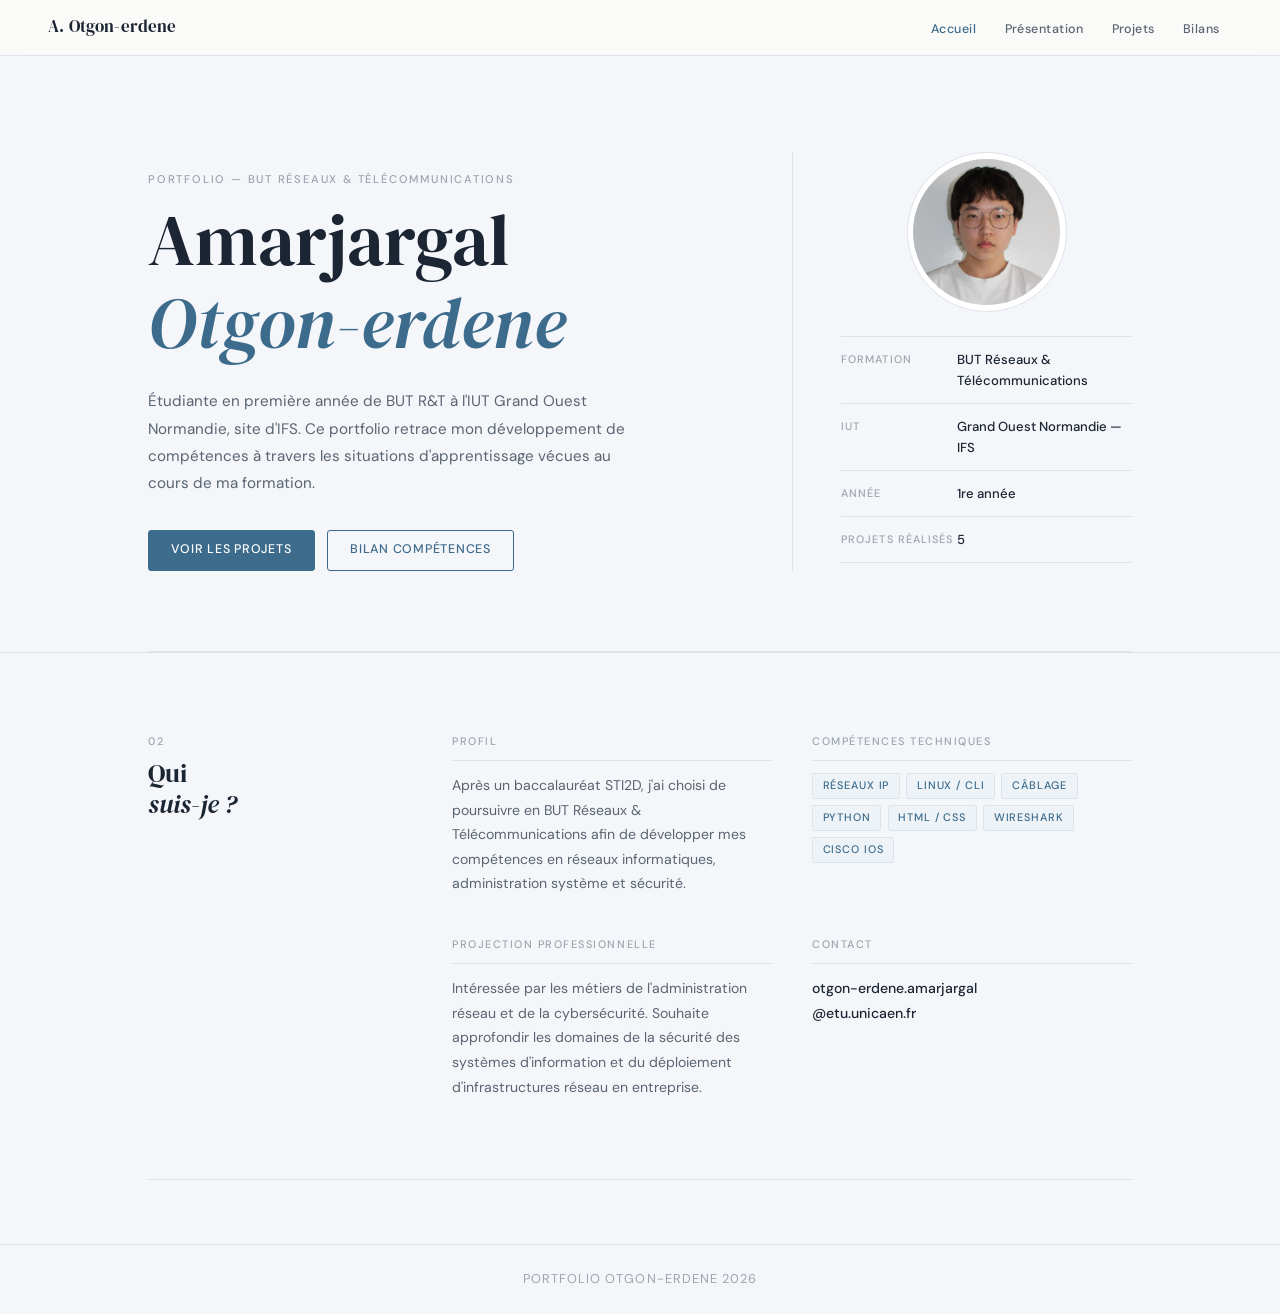
<file: index.html>
<!DOCTYPE html>
<html lang="fr">
<head>
<meta charset="UTF-8">
<meta name="viewport" content="width=device-width, initial-scale=1.0">
<title>Amarjargal Otgon-erdene — Portfolio BUT R&T</title>
<link rel="stylesheet" href="style.css">
</head>
<body class="pt">

<nav>
  <a class="nav-logo" href="index.html">A. Otgon-erdene</a>
  <ul class="nav-links">
    <li><a href="index.html" class="active">Accueil</a></li>
    <li><a href="index.html#presentation">Présentation</a></li>
    <li><a href="saes.html">Projets</a></li>
    <li><a href="Bilan.html">Bilans</a></li>
  </ul>
</nav>

<!-- ══ HERO ══ -->
<div class="wrap">
  <section class="hero-section">
    <div>
      <em-label>Portfolio — BUT Réseaux &amp; Télécommunications</em-label>
      <h1>Amarjargal<br><span class="hero-italic">Otgon-erdene</span></h1>
      <p class="hero-desc">
        Étudiante en première année de BUT R&T à l'IUT Grand Ouest Normandie, site d'IFS.
        Ce portfolio retrace mon développement de compétences à travers les situations
        d'apprentissage vécues au cours de ma formation.
      </p>
      <div class="hero-actions">
        <a href="saes.html" class="btn btn-dark">Voir les projets</a>
        <a href="Bilan.html" class="btn btn-outline">Bilan compétences</a>
      </div>
    </div>
    <div class="hero-right">
      <div class="profile-frame">
        <img src="img/Pdp.jpeg" alt="Photo de profil">
      </div>
      <table class="info-table">
        <tr><td>Formation</td><td>BUT Réseaux &amp; Télécommunications</td></tr>
        <tr><td>IUT</td><td>Grand Ouest Normandie — IFS</td></tr>
        <tr><td>Année</td><td>1re année</td></tr>
        <tr><td>Projets réalisés</td><td>5</td></tr>
      </table>
    </div>
  </section>
</div>

<hr class="rule">

<!-- ══ PRÉSENTATION ══ -->
<div class="wrap" id="presentation">
  <section class="pres-section">
    <div class="pres-sidebar">
      <span class="num">02</span>
      <h2>Qui<br><em>suis-je ?</em></h2>
    </div>
    <div class="pres-content">

      <div class="pres-block">
        <h4>Profil</h4>
        <p>
          Après un baccalauréat STI2D, j'ai choisi de poursuivre en BUT Réseaux
          &amp; Télécommunications afin de développer mes compétences en réseaux
          informatiques, administration système et sécurité.
        </p>
      </div>

      <div class="pres-block">
        <h4>Compétences techniques</h4>
        <div class="tags skill-tags">
          <span class="tag">Réseaux IP</span>
          <span class="tag">Linux / CLI</span>
          <span class="tag">Câblage</span>
          <span class="tag">Python</span>
          <span class="tag">HTML / CSS</span>
          <span class="tag">Wireshark</span>
          <span class="tag">Cisco IOS</span>
        </div>
      </div>

      <div class="pres-block">
        <h4>Projection professionnelle</h4>
        <p>
          Intéressée par les métiers de l'administration réseau et de la cybersécurité.
          Souhaite approfondir les domaines de la sécurité des systèmes d'information
          et du déploiement d'infrastructures réseau en entreprise.
        </p>
      </div>

      <div class="pres-block">
        <h4>Contact</h4>
        <a href="mailto:otgon-erdene.amarjargal@etu.unicaen.fr">otgon-erdene.amarjargal<br>@etu.unicaen.fr</a>
      </div>

    </div>
  </section>
</div>

<footer class="site-footer">
  Portfolio Otgon-erdene 2026
</footer>

</body>
</html>
</file>
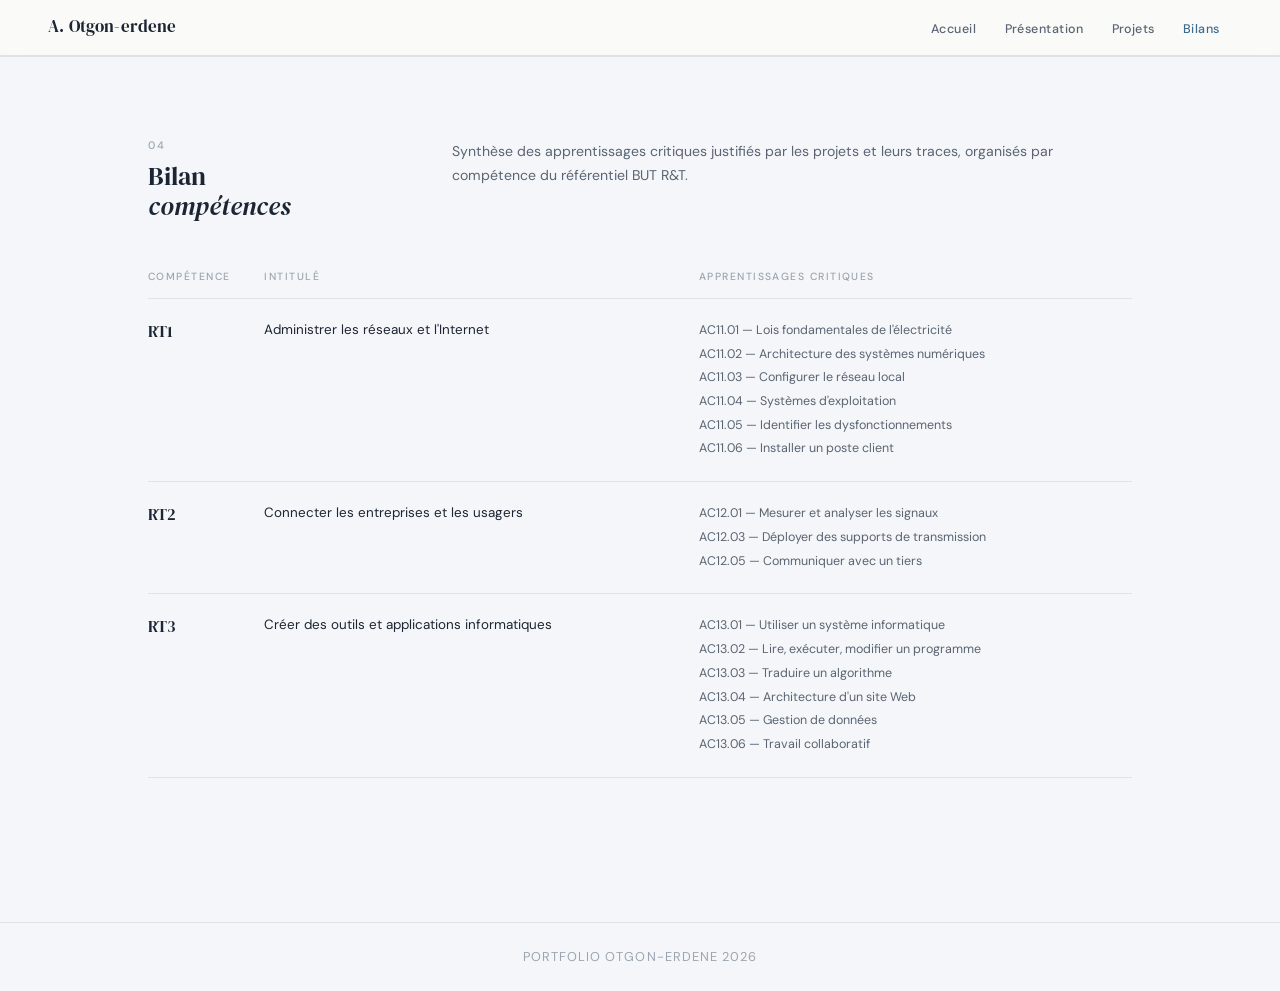
<file: Bilan.html>
<!DOCTYPE html>
<html lang="fr">
<head>
<meta charset="UTF-8">
<meta name="viewport" content="width=device-width, initial-scale=1.0">
<title>Bilan compétences — Portfolio BUT R&T</title>
<link rel="stylesheet" href="style.css">
</head>
<body class="pt">

<nav>
  <a class="nav-logo" href="index.html">A. Otgon-erdene</a>
  <ul class="nav-links">
    <li><a href="index.html">Accueil</a></li>
    <li><a href="index.html#presentation">Présentation</a></li>
    <li><a href="saes.html">Projets</a></li>
    <li><a href="Bilan.html" class="active">Bilans</a></li>
  </ul>
</nav>

<hr class="rule">

<!-- ══ BILAN ══ -->
<div class="wrap" id="bilan">
  <section class="bilan-section">

    <div class="section-head">
      <div>
        <span class="num">04</span>
        <h2>Bilan<br><em>compétences</em></h2>
      </div>
      <p>
        Synthèse des apprentissages critiques justifiés par les projets et leurs traces,
        organisés par compétence du référentiel BUT R&T.
      </p>
    </div>

    <table class="comp-table">
      <thead>
        <tr>
          <th>Compétence</th>
          <th>Intitulé</th>
          <th>Apprentissages critiques</th>
        </tr>
      </thead>
      <tbody>
        <tr>
          <td>RT1</td>
          <td class="comp-title">Administrer les réseaux et l'Internet</td>
          <td class="comp-ac">
            <span>AC11.01 — Lois fondamentales de l'électricité</span>
            <span>AC11.02 — Architecture des systèmes numériques</span>
            <span>AC11.03 — Configurer le réseau local</span>
            <span>AC11.04 — Systèmes d'exploitation</span>
            <span>AC11.05 — Identifier les dysfonctionnements</span>
            <span>AC11.06 — Installer un poste client</span>
          </td>
        </tr>
        <tr>
          <td>RT2</td>
          <td class="comp-title">Connecter les entreprises et les usagers</td>
          <td class="comp-ac">
            <span>AC12.01 — Mesurer et analyser les signaux</span>
            <span>AC12.03 — Déployer des supports de transmission</span>
            <span>AC12.05 — Communiquer avec un tiers</span>
          </td>
        </tr>
        <tr>
          <td>RT3</td>
          <td class="comp-title">Créer des outils et applications informatiques</td>
          <td class="comp-ac">
            <span>AC13.01 — Utiliser un système informatique</span>
            <span>AC13.02 — Lire, exécuter, modifier un programme</span>
            <span>AC13.03 — Traduire un algorithme</span>
            <span>AC13.04 — Architecture d'un site Web</span>
            <span>AC13.05 — Gestion de données</span>
            <span>AC13.06 — Travail collaboratif</span>
          </td>
        </tr>
      </tbody>
    </table>

  </section>
</div>

<footer class="site-footer">
  Portfolio Otgon-erdene 2026
</footer>

</body>
</html>
</file>
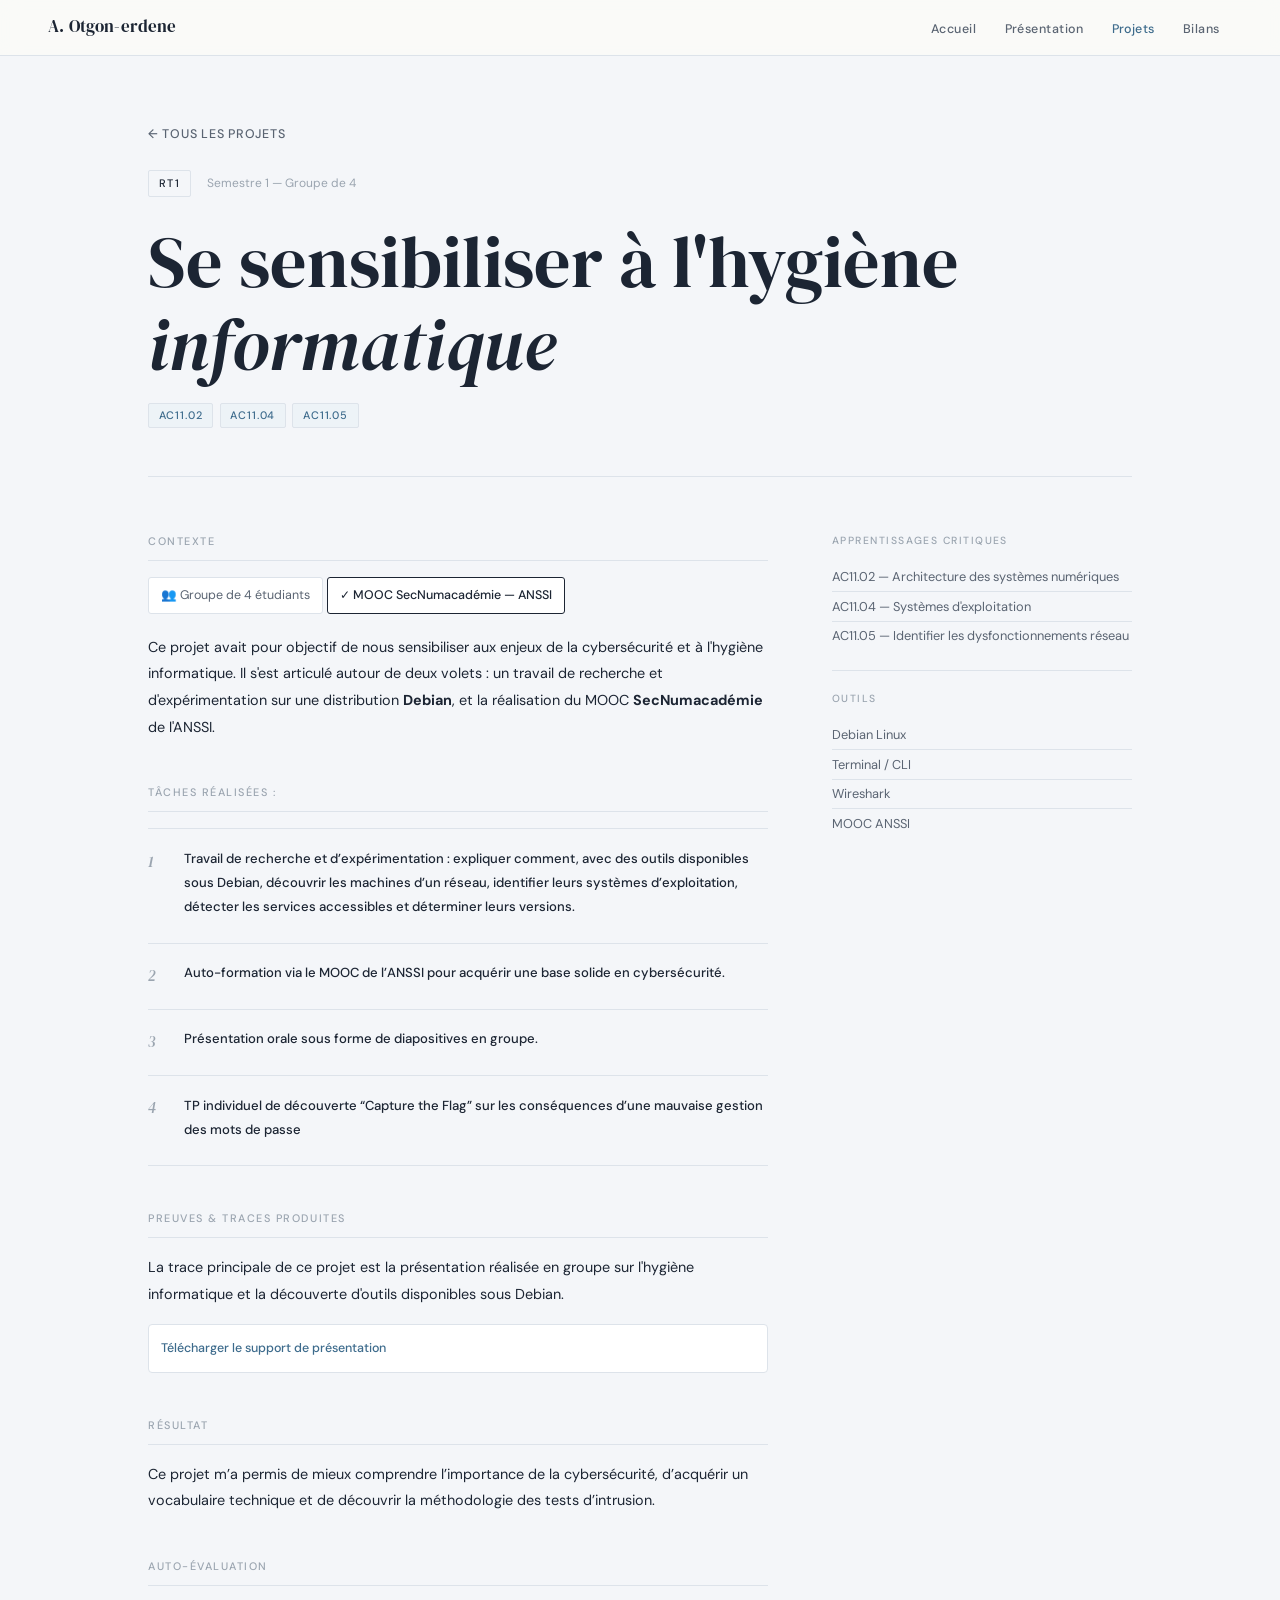
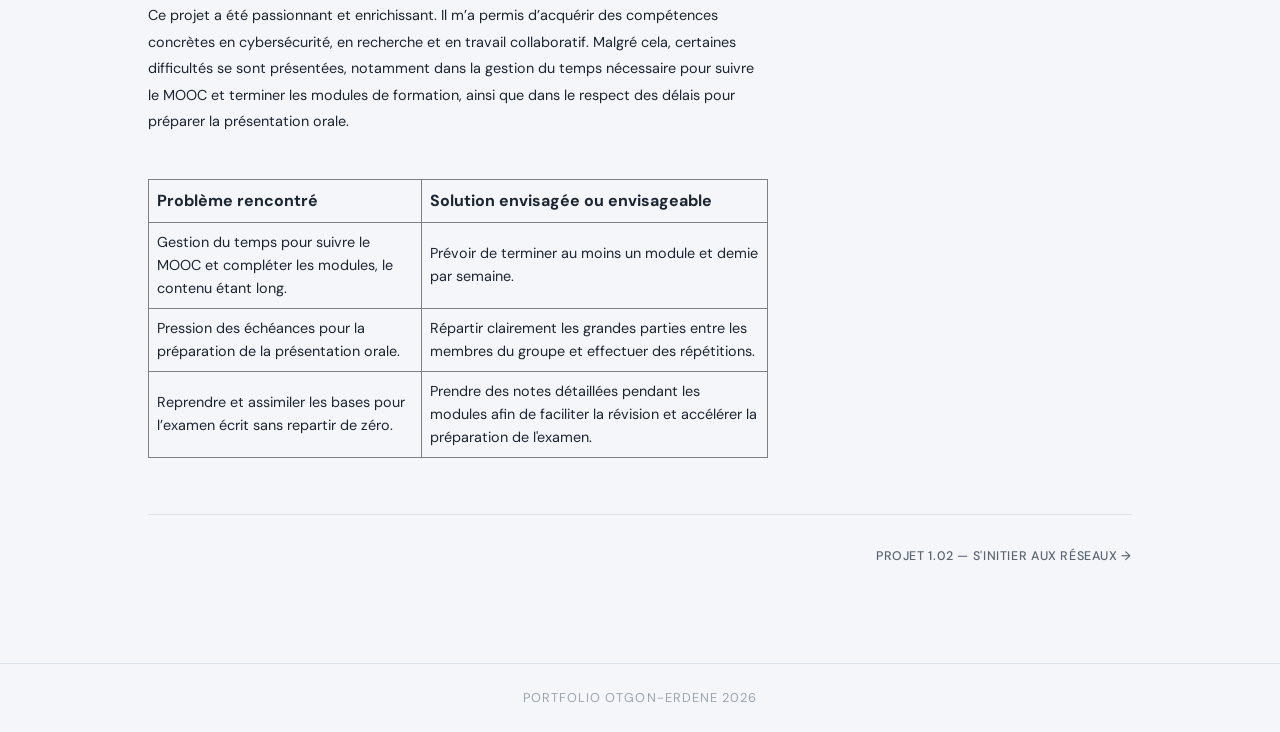
<file: sae-1-01.html>
<!DOCTYPE html>
<html lang="fr">
<head>
<meta charset="UTF-8">
<meta name="viewport" content="width=device-width, initial-scale=1.0">
<title>Projet 1.01 — Hygiène informatique — Portfolio BUT R&T</title>
<link rel="stylesheet" href="style.css">
</head>
<body class="pt">

<nav>
  <a class="nav-logo" href="index.html">A. Otgon-erdene</a>
  <ul class="nav-links">
    <li><a href="index.html">Accueil</a></li>
    <li><a href="index.html#presentation">Présentation</a></li>
    <li><a href="saes.html" class="active">Projets</a></li>
    <li><a href="Bilan.html">Bilans</a></li>
  </ul>
</nav>

<div class="wrap">

  <div class="detail-top">
    <a class="back" href="saes.html">← Tous les projets</a>
    <div class="detail-meta" style="margin-top:1.5rem">
      <span class="comp-chip">RT1</span>
      <span style="font-size:0.75rem;color:var(--light)">Semestre 1 &mdash; Groupe de 4</span>
    </div>
    <h1>Se sensibiliser à l'hygiène<br><em>informatique</em></h1>
    <div class="tags" style="margin-top:1rem">
      <span class="tag">AC11.02</span>
      <span class="tag">AC11.04</span>
      <span class="tag">AC11.05</span>
    </div>
  </div>

  <div class="detail-body">

    <!-- MAIN -->
    <div>

      <div class="d-section">
        <div class="d-label">Contexte</div>
        <div class="d-text">
          <span class="group-badge">👥 Groupe de 4 étudiants</span>
          <span class="mooc-badge">✓ MOOC SecNumacadémie — ANSSI</span>
          <p>
            Ce projet avait pour objectif de nous sensibiliser aux enjeux de la cybersécurité
            et à l'hygiène informatique. Il s'est articulé autour de deux volets : un travail
            de recherche et d'expérimentation sur une distribution <strong>Debian</strong>,
            et la réalisation du MOOC <strong>SecNumacadémie</strong> de l'ANSSI.
          </p>
        </div>
      </div>

      <div class="d-section">
        <div class="d-label">Tâches réalisées :</div>
        <div class="d-text">


          <div class="task-item">
            <span class="task-n">1</span>
            <div class="task-content">
              <h5>Travail de recherche et d’expérimentation : expliquer comment, avec des outils disponibles sous Debian,
                 découvrir les machines d’un réseau, identifier leurs systèmes d’exploitation, détecter les services accessibles et déterminer leurs versions.</h5>
            </div>
          </div>

          <div class="task-item">
            <span class="task-n">2</span>
            <div class="task-content">
              <h5>Auto-formation via le MOOC de l’ANSSI pour acquérir une base solide en cybersécurité.</h5>
            </div>
          </div>

          <div class="task-item">
            <span class="task-n">3</span>
            <div class="task-content">
              <h5>Présentation orale sous forme de diapositives en groupe.</h5>
            </div>
          </div>

          <div class="task-item">
            <span class="task-n">4</span>
            <div class="task-content">
              <h5>TP individuel de découverte “Capture the Flag” 
                sur les conséquences d’une mauvaise gestion des mots de passe</h5>
            </div>
          </div>

        </div>
      </div>
      <div class="d-section">
        <div class="d-label">Preuves &amp; traces produites</div>
        <div class="d-text">
          <p>
            La trace principale de ce projet est la présentation réalisée en groupe sur
            l'hygiène informatique et la découverte d'outils disponibles sous Debian.
          </p>
          <div class="proof-grid">
            <a class="proof-card" href="pdf/diapo sae 11.pdf" download>
              <span>Télécharger le support de présentation</span>
            </a>
          </div>
        </div>
      </div>

      <div class="d-section">
        <div class="d-label">Résultat</div>
        <div class="d-text">
          <p>
            Ce projet m’a permis de mieux comprendre l’importance de la cybersécurité,
             d’acquérir un vocabulaire technique et de découvrir la méthodologie des tests d’intrusion.
          </p>
        </div>
      </div>

      <div class="d-section">
        <div class="d-label">Auto-évaluation</div>
        <div class="d-text">
          <p>
            Ce projet a été passionnant et enrichissant. Il m’a permis d’acquérir des compétences concrètes en cybersécurité,
             en recherche et en travail collaboratif. Malgré cela, certaines difficultés se sont présentées, notamment dans la
              gestion du temps nécessaire pour suivre le MOOC et terminer les modules de formation, ainsi que dans le respect 
              des délais pour préparer la présentation orale.
          </p>
        </div>
      </div>

      <table class="d-table" style="width:100%; border-collapse: collapse;" border="1">
          <thead>
            <tr>
              <th>Problème rencontré</th>
              <th>Solution envisagée ou envisageable</th>
            </tr>
          </thead>
          <tbody>
            <tr>
              <td style="padding: 8px;">Gestion du temps pour suivre le MOOC et compléter les modules, le contenu étant
                long.</td>
              <td style="padding: 8px;">Prévoir de terminer au moins un module et demie par semaine.</td>
            </tr>
            <tr>
              <td style="padding: 8px;">Pression des échéances pour la préparation de la présentation orale.</td>
              <td style="padding: 8px;">Répartir clairement les grandes parties entre les membres du groupe et effectuer
                des répétitions.</td>
            </tr>
            <tr>
              <td style="padding: 8px;">Reprendre et assimiler les bases pour l’examen écrit sans repartir de zéro.</td>
              <td style="padding: 8px;">Prendre des notes détaillées pendant les modules afin de faciliter la révision
                et accélérer la préparation de l'examen.</td>
            </tr>
          </tbody>
        </table>

    </div>

    <!-- SIDEBAR -->
    <aside class="d-sidebar">

      <div class="sidebar-block">
        <div class="sidebar-label">Apprentissages critiques</div>
        <ul>
          <li>AC11.02 — Architecture des systèmes numériques</li>
          <li>AC11.04 — Systèmes d'exploitation</li>
          <li>AC11.05 — Identifier les dysfonctionnements réseau</li>
        </ul>
      </div>

      <div class="sidebar-block">
        <div class="sidebar-label">Outils</div>
        <ul>
          <li>Debian Linux</li>
          <li>Terminal / CLI</li>
          <li>Wireshark</li>
          <li>MOOC ANSSI</li>
        </ul>
      </div>
    </aside>

  </div>

  <div class="page-nav">
    <span></span>
    <a href="sae-1-02.html">Projet 1.02 — S'initier aux réseaux →</a>
  </div>

</div>

<footer class="site-footer">
  Portfolio Otgon-erdene 2026
</footer>

</body>
</html>
</file>
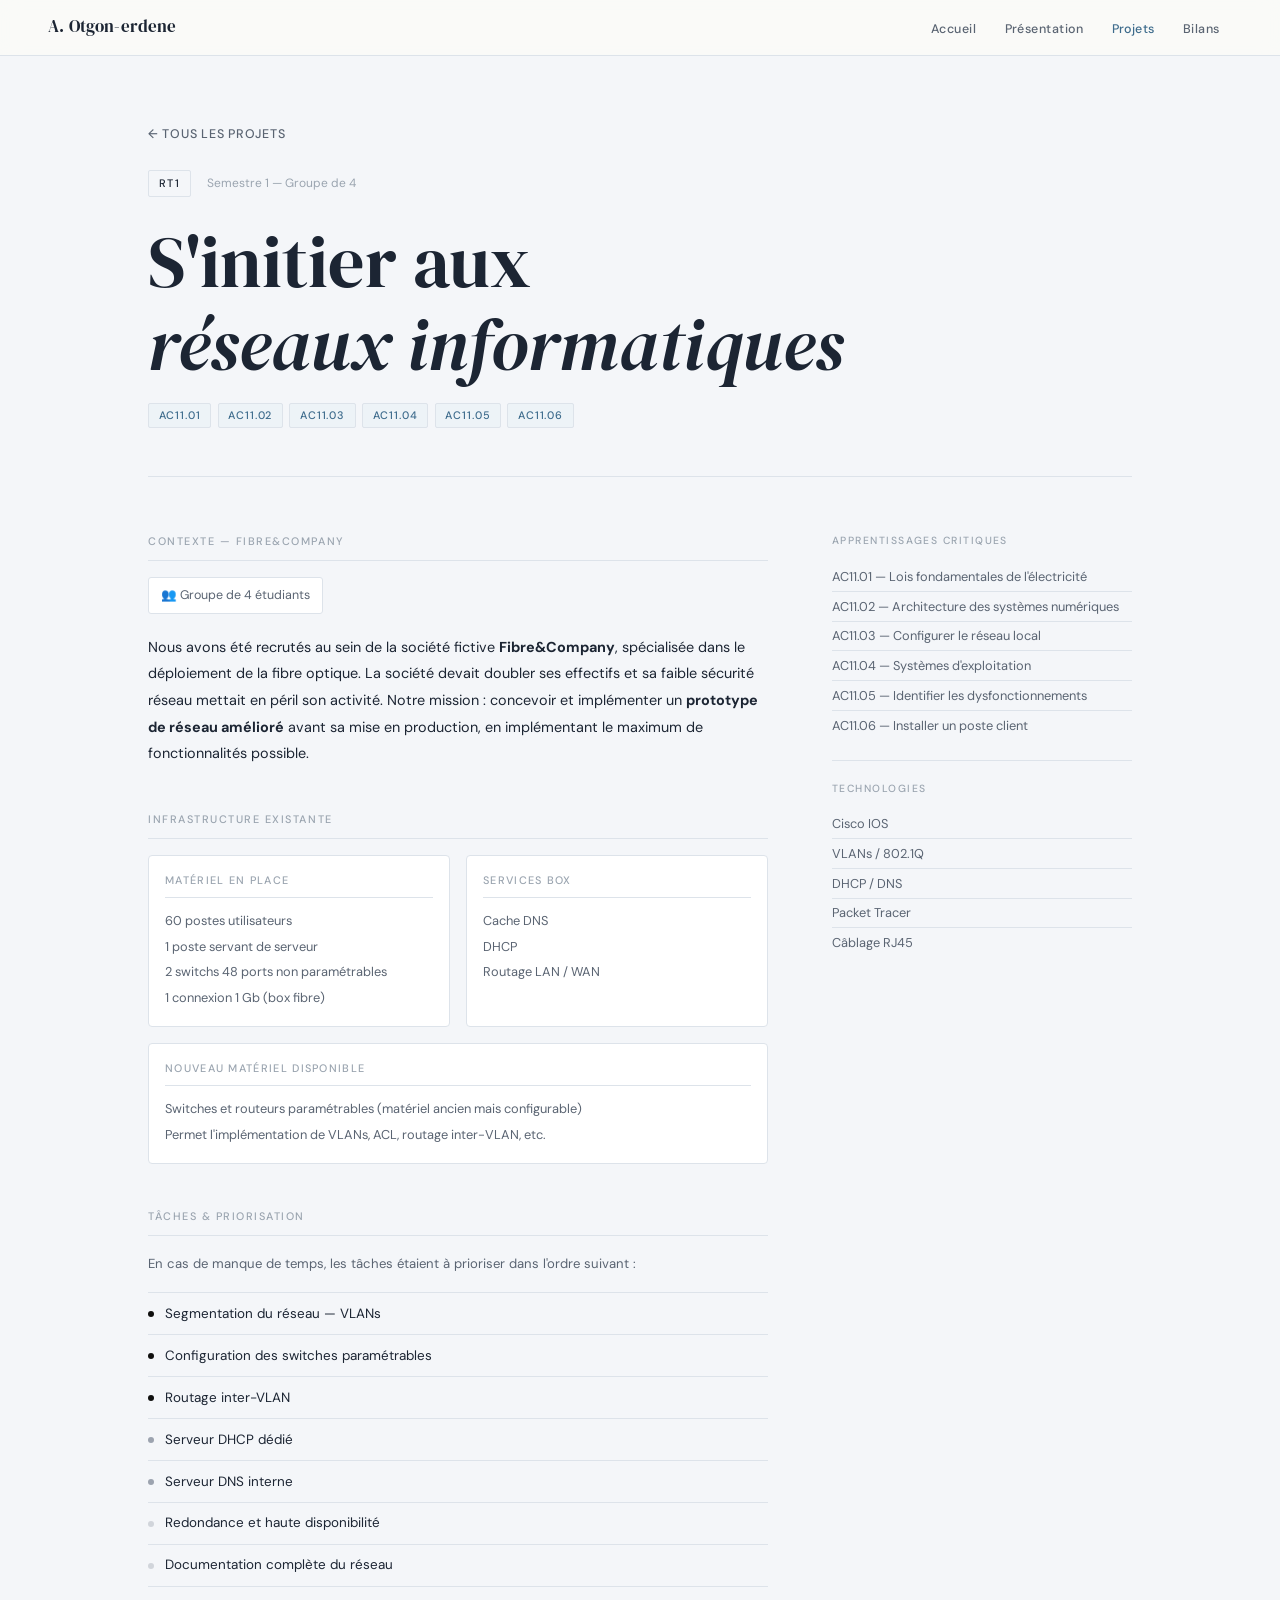
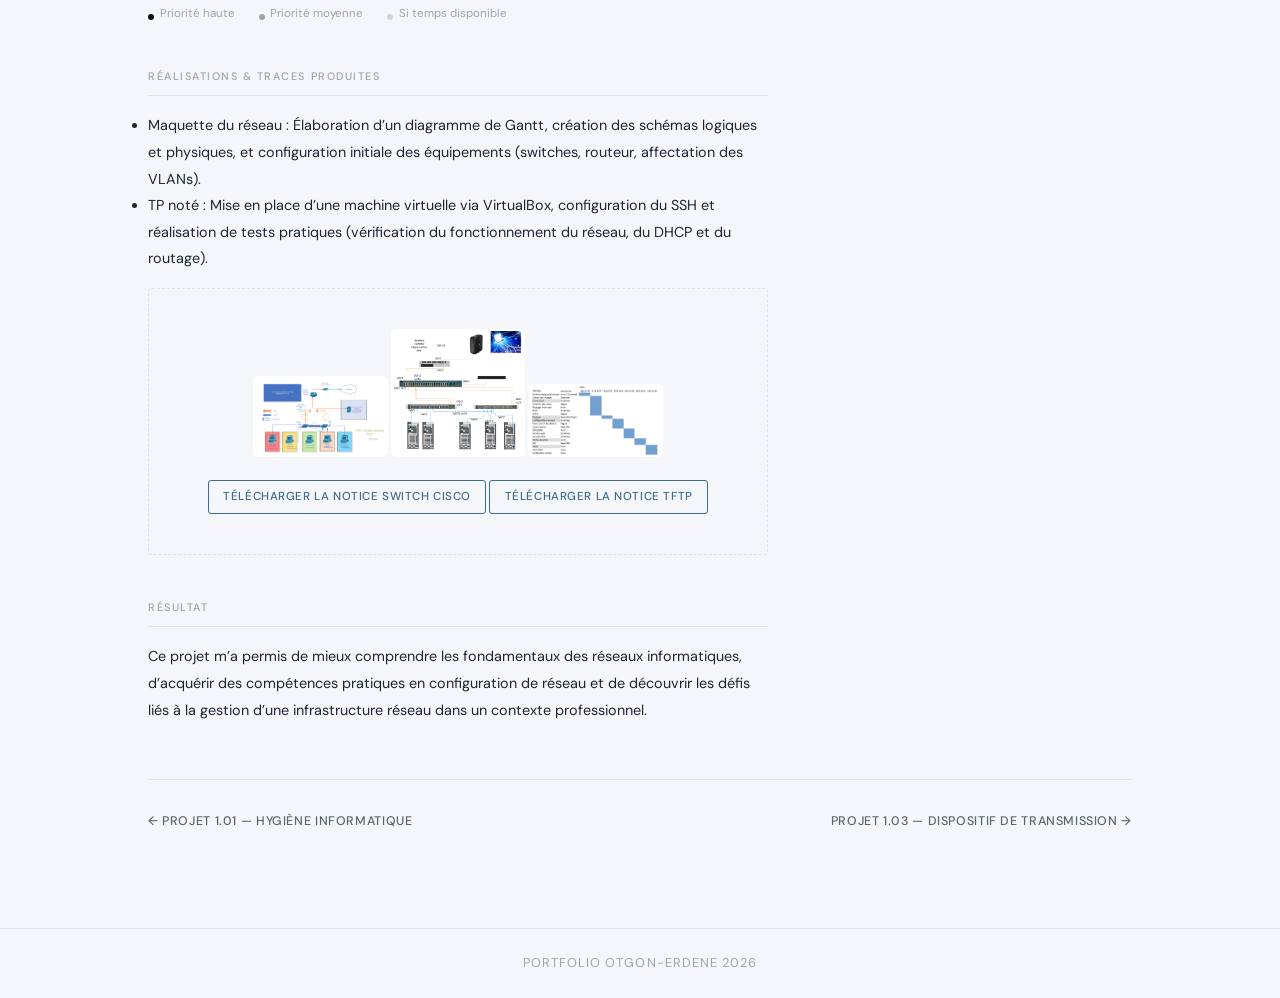
<file: sae-1-02.html>
<!DOCTYPE html>
<html lang="fr">

<head>
  <meta charset="UTF-8">
  <meta name="viewport" content="width=device-width, initial-scale=1.0">
  <title>Projet 1.02 — Réseaux informatiques — Portfolio BUT R&T</title>
  <link rel="stylesheet" href="style.css">
</head>

<body class="pt">

  <nav>
    <a class="nav-logo" href="index.html">A. Otgon-erdene</a>
    <ul class="nav-links">
      <li><a href="index.html">Accueil</a></li>
      <li><a href="index.html#presentation">Présentation</a></li>
      <li><a href="saes.html" class="active">Projets</a></li>
      <li><a href="Bilan.html">Bilans</a></li>
    </ul>
  </nav>

  <div class="wrap">

    <div class="detail-top">
      <a class="back" href="saes.html">← Tous les projets</a>
      <div class="detail-meta" style="margin-top:1.5rem">
        <span class="comp-chip">RT1</span>
        <span style="font-size:0.75rem;color:var(--light)">Semestre 1 &mdash; Groupe de 4</span>
      </div>
      <h1>S'initier aux<br><em>réseaux informatiques</em></h1>
      <div class="tags" style="margin-top:1rem">
        <span class="tag">AC11.01</span>
        <span class="tag">AC11.02</span>
        <span class="tag">AC11.03</span>
        <span class="tag">AC11.04</span>
        <span class="tag">AC11.05</span>
        <span class="tag">AC11.06</span>
      </div>
    </div>

    <div class="detail-body">

      <!-- MAIN -->
      <div>

        <div class="d-section">
          <div class="d-label">Contexte — Fibre&amp;Company</div>
          <div class="d-text">
            <span class="group-badge">👥 Groupe de 4 étudiants</span>
            <p>
              Nous avons été recrutés au sein de la société fictive <strong>Fibre&amp;Company</strong>,
              spécialisée dans le déploiement de la fibre optique. La société devait doubler ses effectifs
              et sa faible sécurité réseau mettait en péril son activité. Notre mission : concevoir et
              implémenter un <strong>prototype de réseau amélioré</strong> avant sa mise en production,
              en implémentant le maximum de fonctionnalités possible.
            </p>
          </div>
        </div>

        <div class="d-section">
          <div class="d-label">Infrastructure existante</div>
          <div class="infra-grid">
            <div class="infra-card">
              <h5>Matériel en place</h5>
              <ul>
                <li>60 postes utilisateurs</li>
                <li>1 poste servant de serveur</li>
                <li>2 switchs 48 ports non paramétrables</li>
                <li>1 connexion 1 Gb (box fibre)</li>
              </ul>
            </div>
            <div class="infra-card">
              <h5>Services box</h5>
              <ul>
                <li>Cache DNS</li>
                <li>DHCP</li>
                <li>Routage LAN / WAN</li>
              </ul>
            </div>
            <div class="infra-card" style="grid-column:1/-1">
              <h5>Nouveau matériel disponible</h5>
              <ul>
                <li>Switches et routeurs paramétrables (matériel ancien mais configurable)</li>
                <li>Permet l'implémentation de VLANs, ACL, routage inter-VLAN, etc.</li>
              </ul>
            </div>
          </div>
        </div>

        <div class="d-section">
          <div class="d-label">Tâches &amp; priorisation</div>
          <div class="d-text">
            <p style="font-size:0.82rem;color:var(--mid);margin-bottom:1rem">
              En cas de manque de temps, les tâches étaient à prioriser dans l'ordre suivant :
            </p>
            <ul class="prio-list">
              <li><span class="prio-dot prio-h"></span>Segmentation du réseau — VLANs</li>
              <li><span class="prio-dot prio-h"></span>Configuration des switches paramétrables</li>
              <li><span class="prio-dot prio-h"></span>Routage inter-VLAN</li>
              <li><span class="prio-dot prio-m"></span>Serveur DHCP dédié</li>
              <li><span class="prio-dot prio-m"></span>Serveur DNS interne</li>
              <li><span class="prio-dot prio-l"></span>Redondance et haute disponibilité</li>
              <li><span class="prio-dot prio-l"></span>Documentation complète du réseau</li>
            </ul>
            <div style="display:flex;gap:1.5rem;margin-top:1rem;font-size:0.72rem;color:var(--light)">
              <span style="display:flex;align-items:center;gap:0.35rem"><span class="prio-dot prio-h"></span>Priorité
                haute</span>
              <span style="display:flex;align-items:center;gap:0.35rem"><span class="prio-dot prio-m"></span>Priorité
                moyenne</span>
              <span style="display:flex;align-items:center;gap:0.35rem"><span class="prio-dot prio-l"></span>Si temps
                disponible</span>
            </div>
          </div>
        </div>

        <div class="d-section">
          <div class="d-label">Réalisations &amp; traces produites</div>
          <div class="d-text">
            <ul>
              <li>
                Maquette du réseau : Élaboration d’un diagramme de Gantt, création des schémas logiques et physiques, et
                configuration initiale des équipements (switches, routeur, affectation des VLANs).</li>
              <li>TP noté : Mise en place d’une machine virtuelle via VirtualBox, configuration du SSH et réalisation de
                tests pratiques (vérification du fonctionnement du réseau, du DHCP et du routage).</li>
            </ul>


            <div class="img-placeholder">
              <img class="gallery-img" src="img/sae102-1.png" alt="Schéma logique" style="width:25%;max-width:300px">
              <img class="gallery-img" src="img/sae102-2.png" alt="Schéma physique" style="width:25%;max-width:300px">
              <img class="gallery-img" src="img/sae102-3.png" alt="Diagramme de Gantt" style="width:25%;max-width:300px">
              <div style="margin-top:1rem; width:100%; text-align:center;">
                <a class="btn btn-outline btn-small" href="pdf/notice-switch.pdf" download="notice-switch.pdf">Télécharger la notice switch cisco</a>
                <a class="btn btn-outline btn-small" href="pdf/notice_tftp.pdf" download="notice_tftp.pdf">Télécharger la notice tftp</a>
              </div>
            </div>

            

            <!-- The Modal -->
            <div id="myModal" class="modal">
              <span class="close">&times;</span>
              <img class="modal-content" id="img01">
              <div id="caption"></div>
            </div>

            <script>
              const modal = document.getElementById("myModal");
              const modalImg = document.getElementById("img01");
              const captionText = document.getElementById("caption");
              const images = document.querySelectorAll(".gallery-img");
              images.forEach(img => {
                img.onclick = function () {
                  modal.style.display = "block";
                  modalImg.src = this.src;
                  captionText.innerHTML = this.alt;
                }
              });

              const span = document.querySelector(".close");

              span.onclick = function () {

                modal.style.display = "none";
              }

            </script>
          </div>
        </div>

        <div class="d-section">
          <div class="d-label">Résultat</div>
          <div class="d-text">
            <p>
              Ce projet m’a permis de mieux comprendre les fondamentaux des réseaux informatiques,
              d’acquérir des compétences pratiques en configuration de réseau et de découvrir les
              défis liés à la gestion d’une infrastructure réseau dans un contexte professionnel.
            </p>
          </div>
        </div>

      </div>

      <!-- SIDEBAR -->
      <aside class="d-sidebar">

        <div class="sidebar-block">
          <div class="sidebar-label">Apprentissages critiques</div>
          <ul>
            <li>AC11.01 — Lois fondamentales de l'électricité</li>
            <li>AC11.02 — Architecture des systèmes numériques</li>
            <li>AC11.03 — Configurer le réseau local</li>
            <li>AC11.04 — Systèmes d'exploitation</li>
            <li>AC11.05 — Identifier les dysfonctionnements</li>
            <li>AC11.06 — Installer un poste client</li>
          </ul>
        </div>

        <div class="sidebar-block">
          <div class="sidebar-label">Technologies</div>
          <ul>
            <li>Cisco IOS</li>
            <li>VLANs / 802.1Q</li>
            <li>DHCP / DNS</li>
            <li>Packet Tracer</li>
            <li>Câblage RJ45</li>
          </ul>
        </div>



      </aside>

    </div>

    <div class="page-nav">
      <a href="sae-1-01.html">← Projet 1.01 — Hygiène informatique</a>
      <a href="sae-1-03.html">Projet 1.03 — Dispositif de transmission →</a>
    </div>

  </div>

<footer class="site-footer">
  Portfolio Otgon-erdene 2026
</footer>

</body>

</html>
</file>
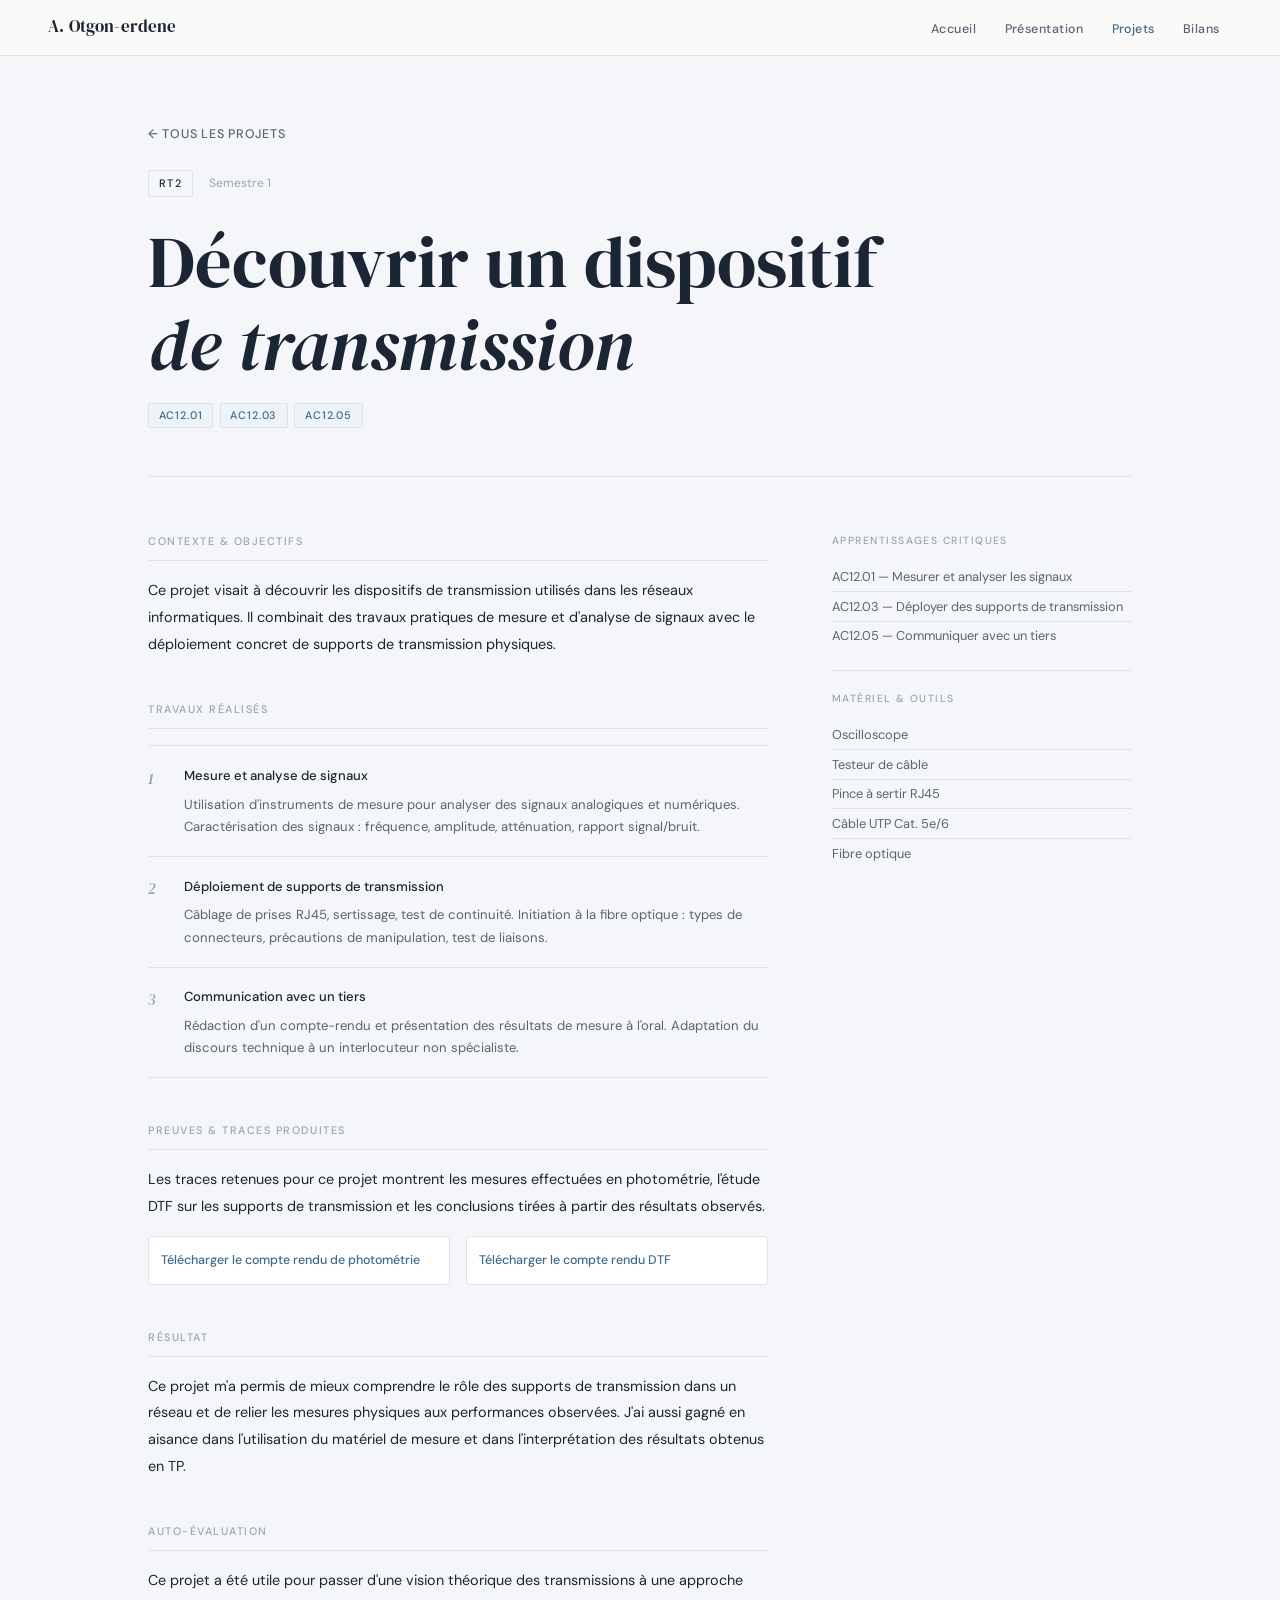
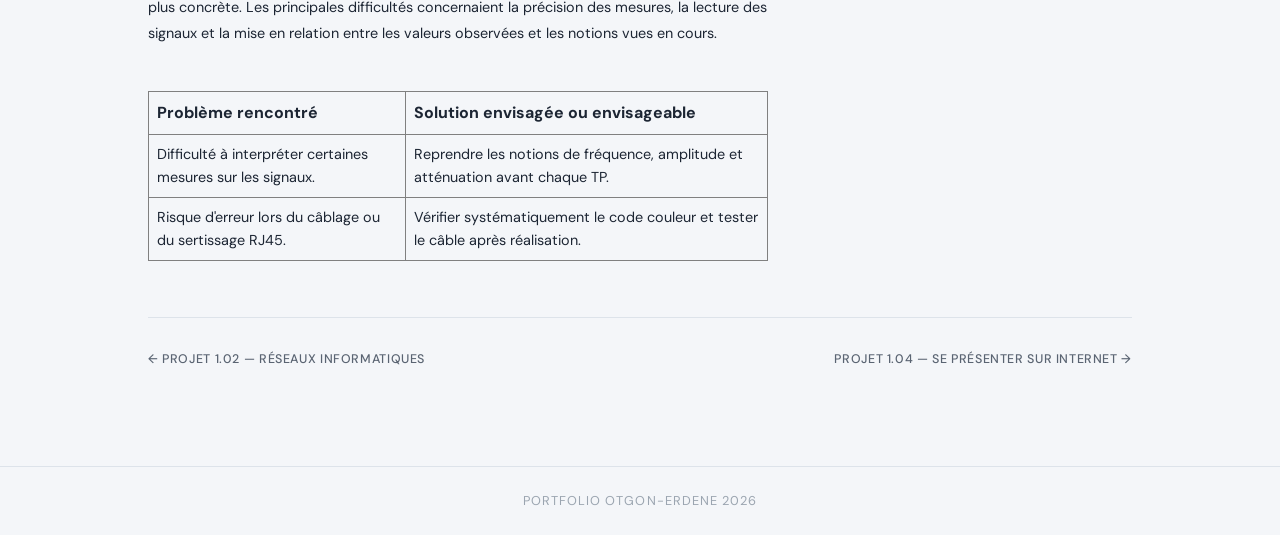
<file: sae-1-03.html>
<!DOCTYPE html>
<html lang="fr">
<head>
<meta charset="UTF-8">
<meta name="viewport" content="width=device-width, initial-scale=1.0">
<title>Projet 1.03 — Dispositif de transmission — Portfolio BUT R&T</title>
<link rel="stylesheet" href="style.css">
</head>
<body class="pt">

<nav>
  <a class="nav-logo" href="index.html">A. Otgon-erdene</a>
  <ul class="nav-links">
    <li><a href="index.html">Accueil</a></li>
    <li><a href="index.html#presentation">Présentation</a></li>
    <li><a href="saes.html" class="active">Projets</a></li>
    <li><a href="Bilan.html">Bilans</a></li>
  </ul>
</nav>

<div class="wrap">

  <div class="detail-top">
    <a class="back" href="saes.html">← Tous les projets</a>
    <div class="detail-meta" style="margin-top:1.5rem">
      <span class="comp-chip">RT2</span>
      <span style="font-size:0.75rem;color:var(--light)">Semestre 1</span>
    </div>
    <h1>Découvrir un dispositif<br><em>de transmission</em></h1>
    <div class="tags" style="margin-top:1rem">
      <span class="tag">AC12.01</span>
      <span class="tag">AC12.03</span>
      <span class="tag">AC12.05</span>
    </div>
  </div>

  <div class="detail-body">

    <div>

      <div class="d-section">
        <div class="d-label">Contexte &amp; objectifs</div>
        <div class="d-text">
          <p>
            Ce projet visait à découvrir les dispositifs de transmission utilisés dans les réseaux
            informatiques. Il combinait des travaux pratiques de mesure et d'analyse de signaux
            avec le déploiement concret de supports de transmission physiques.
          </p>
        </div>
      </div>

      <div class="d-section">
        <div class="d-label">Travaux réalisés</div>
        <div class="d-text">

          <div class="task-item">
            <span class="task-n">1</span>
            <div class="task-content">
              <h5>Mesure et analyse de signaux</h5>
              <p>Utilisation d'instruments de mesure pour analyser des signaux analogiques et
              numériques. Caractérisation des signaux : fréquence, amplitude, atténuation,
              rapport signal/bruit.</p>
            </div>
          </div>

          <div class="task-item">
            <span class="task-n">2</span>
            <div class="task-content">
              <h5>Déploiement de supports de transmission</h5>
              <p>Câblage de prises RJ45, sertissage, test de continuité. Initiation à la fibre optique :
              types de connecteurs, précautions de manipulation, test de liaisons.</p>
            </div>
          </div>

          <div class="task-item">
            <span class="task-n">3</span>
            <div class="task-content">
              <h5>Communication avec un tiers</h5>
              <p>Rédaction d'un compte-rendu et présentation des résultats de mesure à l'oral.
              Adaptation du discours technique à un interlocuteur non spécialiste.</p>
            </div>
          </div>

        </div>
      </div>

      <div class="d-section">
        <div class="d-label">Preuves &amp; traces produites</div>
        <div class="d-text">
          <p>
            Les traces retenues pour ce projet montrent les mesures effectuées en
            photométrie, l'étude DTF sur les supports de transmission et les conclusions
            tirées à partir des résultats observés.
          </p>
          <div class="proof-grid">
            <a class="proof-card" href="pdf/ABDELMOUNIM-BENOUAILI-OTGONERDENE-BOUALA-SAE13-Photometrie.pdf" download>
              <span>Télécharger le compte rendu de photométrie</span>
            </a>
            <a class="proof-card" href="pdf/ABDELMOUNIM-BENOUAILI-OTGONERDENE-BOUALA-SAE13-DTF.pdf" download>
              <span>Télécharger le compte rendu DTF</span>
            </a>
          </div>
        </div>
      </div>

      <div class="d-section">
        <div class="d-label">Résultat</div>
        <div class="d-text">
          <p>
            Ce projet m'a permis de mieux comprendre le rôle des supports de transmission
            dans un réseau et de relier les mesures physiques aux performances observées.
            J'ai aussi gagné en aisance dans l'utilisation du matériel de mesure et dans
            l'interprétation des résultats obtenus en TP.
          </p>
        </div>
      </div>

      <div class="d-section">
        <div class="d-label">Auto-évaluation</div>
        <div class="d-text">
          <p>
            Ce projet a été utile pour passer d'une vision théorique des transmissions à une
            approche plus concrète. Les principales difficultés concernaient la précision des
            mesures, la lecture des signaux et la mise en relation entre les valeurs observées
            et les notions vues en cours.
          </p>
        </div>
      </div>

      <table class="d-table" style="width:100%; border-collapse: collapse;" border="1">
        <thead>
          <tr>
            <th>Problème rencontré</th>
            <th>Solution envisagée ou envisageable</th>
          </tr>
        </thead>
        <tbody>
          <tr>
            <td style="padding: 8px;">Difficulté à interpréter certaines mesures sur les signaux.</td>
            <td style="padding: 8px;">Reprendre les notions de fréquence, amplitude et atténuation avant chaque TP.</td>
          </tr>
          <tr>
            <td style="padding: 8px;">Risque d'erreur lors du câblage ou du sertissage RJ45.</td>
            <td style="padding: 8px;">Vérifier systématiquement le code couleur et tester le câble après réalisation.</td>
          </tr>
        </tbody>
      </table>

    </div>

    <aside class="d-sidebar">

      <div class="sidebar-block">
        <div class="sidebar-label">Apprentissages critiques</div>
        <ul>
          <li>AC12.01 — Mesurer et analyser les signaux</li>
          <li>AC12.03 — Déployer des supports de transmission</li>
          <li>AC12.05 — Communiquer avec un tiers</li>
        </ul>
      </div>

      <div class="sidebar-block">
        <div class="sidebar-label">Matériel &amp; outils</div>
        <ul>
          <li>Oscilloscope</li>
          <li>Testeur de câble</li>
          <li>Pince à sertir RJ45</li>
          <li>Câble UTP Cat. 5e/6</li>
          <li>Fibre optique</li>
        </ul>
      </div>

    </aside>

  </div>

  <div class="page-nav">
    <a href="sae-1-02.html">← Projet 1.02 — Réseaux informatiques</a>
    <a href="sae-1-04.html">Projet 1.04 — Se présenter sur Internet →</a>
  </div>

</div>

<footer class="site-footer">
  Portfolio Otgon-erdene 2026
</footer>

</body>
</html>
</file>
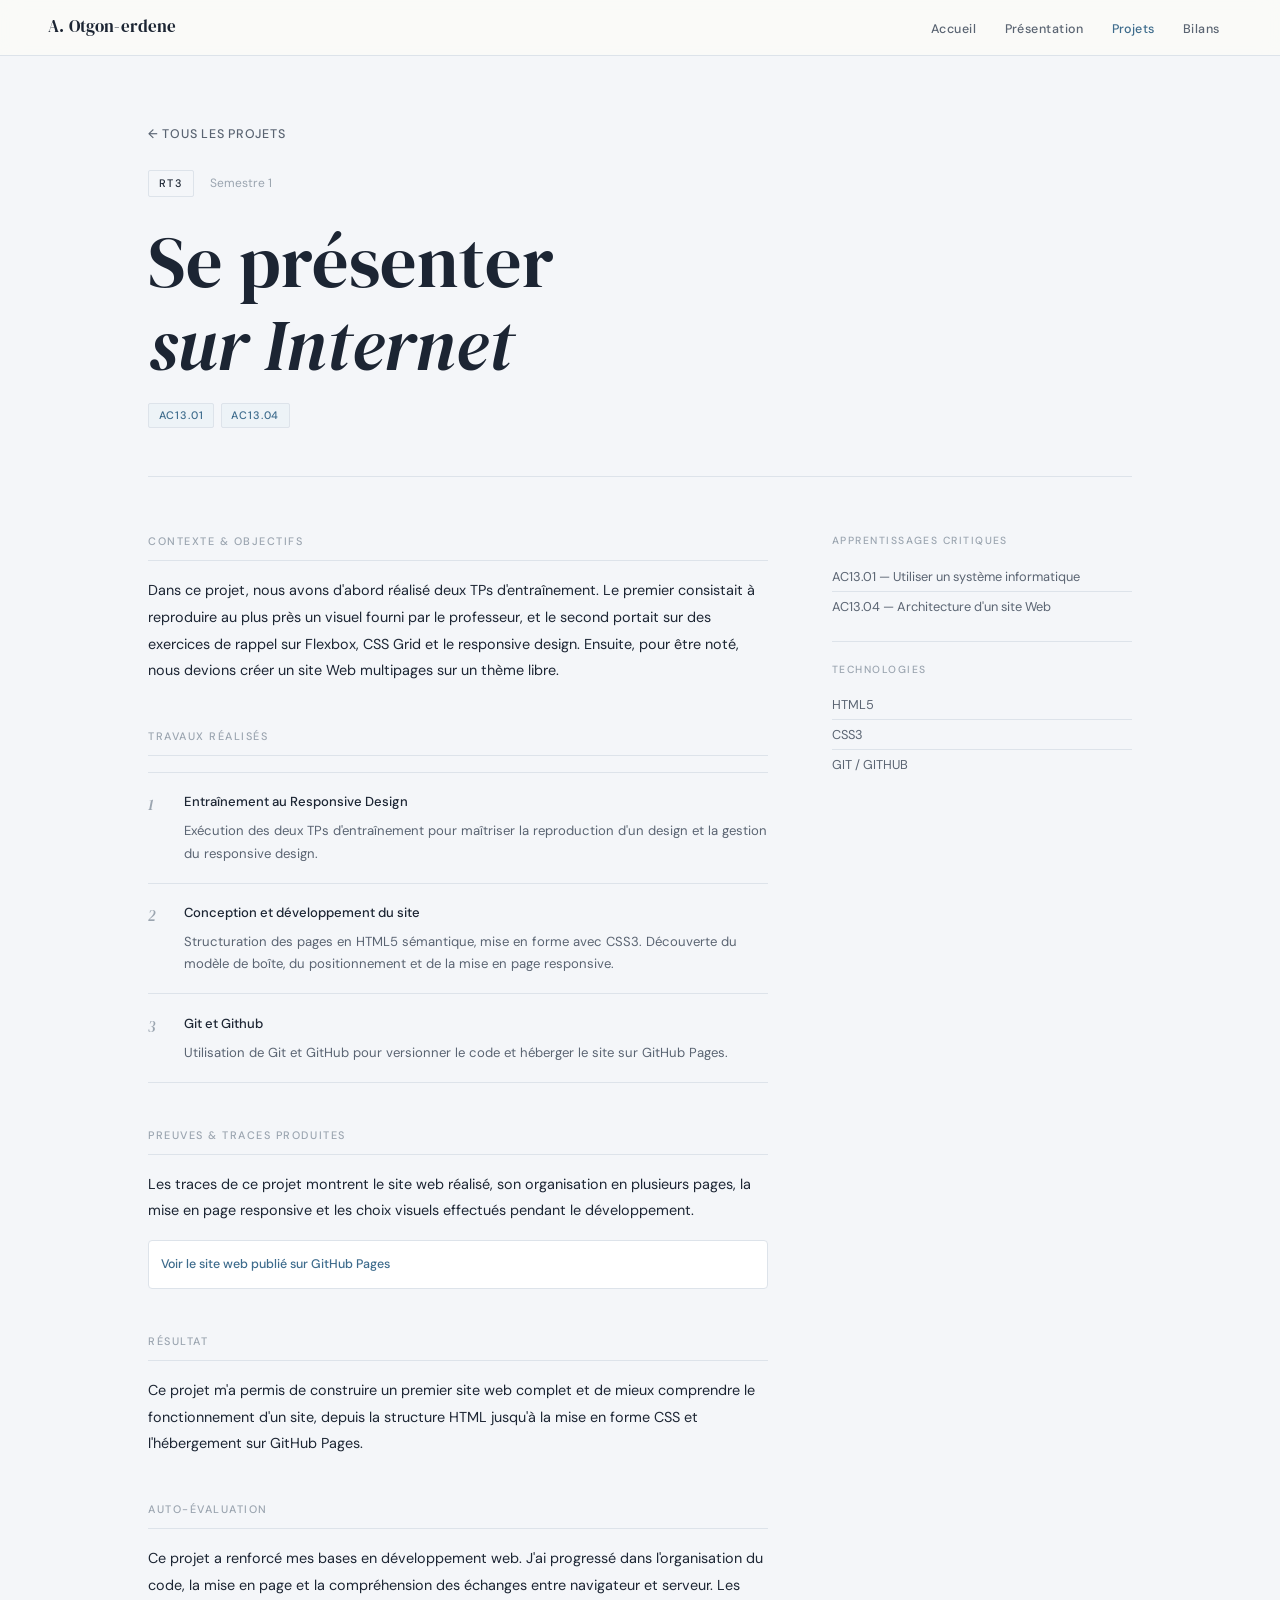
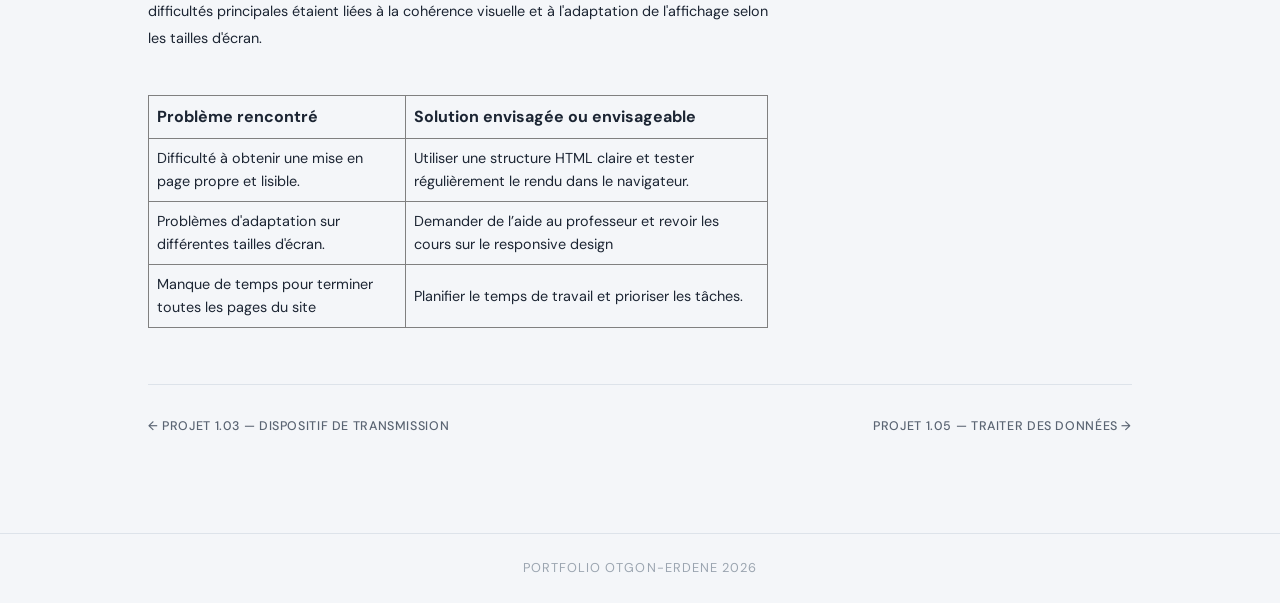
<file: sae-1-04.html>
<!DOCTYPE html>
<html lang="fr">

<head>
  <meta charset="UTF-8">
  <meta name="viewport" content="width=device-width, initial-scale=1.0">
  <title>Projet 1.04 — Se présenter sur Internet — Portfolio BUT R&T</title>
  <link rel="stylesheet" href="style.css">
</head>

<body class="pt">

  <nav>
    <a class="nav-logo" href="index.html">A. Otgon-erdene</a>
    <ul class="nav-links">
      <li><a href="index.html">Accueil</a></li>
      <li><a href="index.html#presentation">Présentation</a></li>
      <li><a href="saes.html" class="active">Projets</a></li>
      <li><a href="Bilan.html">Bilans</a></li>
    </ul>
  </nav>

  <div class="wrap">

    <div class="detail-top">
      <a class="back" href="saes.html">← Tous les projets</a>
      <div class="detail-meta" style="margin-top:1.5rem">
        <span class="comp-chip">RT3</span>
        <span style="font-size:0.75rem;color:var(--light)">Semestre 1</span>
      </div>
      <h1>Se présenter<br><em>sur Internet</em></h1>
      <div class="tags" style="margin-top:1rem">
        <span class="tag">AC13.01</span>
        <span class="tag">AC13.04</span>
      </div>
    </div>

    <div class="detail-body">

      <div>

        <div class="d-section">
          <div class="d-label">Contexte &amp; objectifs</div>
          <div class="d-text">
            <p>
              Dans ce projet, nous avons d'abord réalisé deux TPs d'entraînement. Le premier consistait à reproduire au
              plus près un visuel fourni par le professeur, et le second portait sur des exercices de rappel sur
              Flexbox, CSS Grid et le responsive design. Ensuite, pour être noté, nous devions créer un site Web
              multipages sur un thème libre.
            </p>
          </div>
        </div>

        <div class="d-section">
          <div class="d-label">Travaux réalisés</div>
          <div class="d-text">

            <div class="task-item">
              <span class="task-n">1</span>
              <div class="task-content">
                <h5>Entraînement au Responsive Design</h5>
                <p>Exécution des deux TPs d'entraînement pour maîtriser la reproduction d'un design et la gestion du
                  responsive design.</p>
              </div>
            </div>

            <div class="task-item">
              <span class="task-n">2</span>
              <div class="task-content">
                <h5>Conception et développement du site</h5>
                <p>Structuration des pages en HTML5 sémantique, mise en forme avec CSS3.
                  Découverte du modèle de boîte, du positionnement et de la mise en page responsive.</p>
              </div>
            </div>

            <div class="task-item">
              <span class="task-n">3</span>
              <div class="task-content">
                <h5>Git et Github</h5>
                <p>Utilisation de Git et GitHub pour versionner le code et héberger le site sur GitHub Pages.</p>
              </div>
            </div>

          </div>
        </div>

        <div class="d-section">
          <div class="d-label">Preuves &amp; traces produites</div>
          <div class="d-text">
            <p>
              Les traces de ce projet montrent le site web réalisé, son organisation
              en plusieurs pages, la mise en page responsive et les choix visuels effectués
              pendant le développement.
            </p>
            <div class="proof-grid">
              <a class="proof-card" href="https://otgon28.github.io/Sae14/" target="_blank" rel="noopener">
                <span>Voir le site web publié sur GitHub Pages</span>
              </a>
            </div>
          </div>
        </div>

        <div class="d-section">
          <div class="d-label">Résultat</div>
          <div class="d-text">
            <p>
              Ce projet m'a permis de construire un premier site web complet et de mieux
              comprendre le fonctionnement d'un site, depuis la structure HTML jusqu'à la mise
              en forme CSS et l'hébergement sur GitHub Pages.
            </p>
          </div>
        </div>

        <div class="d-section">
          <div class="d-label">Auto-évaluation</div>
          <div class="d-text">
            <p>
              Ce projet a renforcé mes bases en développement web. J'ai progressé dans
              l'organisation du code, la mise en page et la compréhension des échanges entre
              navigateur et serveur. Les difficultés principales étaient liées à la cohérence
              visuelle et à l'adaptation de l'affichage selon les tailles d'écran.
            </p>
          </div>
        </div>

        <table class="d-table" style="width:100%; border-collapse: collapse;" border="1">
          <thead>
            <tr>
              <th>Problème rencontré</th>
              <th>Solution envisagée ou envisageable</th>
            </tr>
          </thead>
          <tbody>
            <tr>
              <td style="padding: 8px;">Difficulté à obtenir une mise en page propre et lisible.</td>
              <td style="padding: 8px;">Utiliser une structure HTML claire et tester régulièrement le rendu dans le
                navigateur.</td>
            </tr>
            <tr>
              <td style="padding: 8px;">Problèmes d'adaptation sur différentes tailles d'écran.</td>
              <td style="padding: 8px;">Demander de l’aide au professeur et revoir les cours sur le responsive design
              </td>
            </tr>
            <tr>
              <td style="padding: 8px;">Manque de temps pour terminer toutes les pages du site
              </td>
              <td style="padding: 8px;">Planifier le temps de travail et prioriser les tâches.</td>
            </tr>
          </tbody>
        </table>

      </div>

      <aside class="d-sidebar">

        <div class="sidebar-block">
          <div class="sidebar-label">Apprentissages critiques</div>
          <ul>
            <li>AC13.01 — Utiliser un système informatique</li>
            <li>AC13.04 — Architecture d'un site Web</li>
          </ul>
        </div>

        <div class="sidebar-block">
          <div class="sidebar-label">Technologies</div>
          <ul>
            <li>HTML5</li>
            <li>CSS3</li>
            <li>GIT / GITHUB</li>
          </ul>
        </div>

      </aside>

    </div>

    <div class="page-nav">
      <a href="sae-1-03.html">← Projet 1.03 — Dispositif de transmission</a>
      <a href="sae-1-05.html">Projet 1.05 — Traiter des données →</a>
    </div>

  </div>

<footer class="site-footer">
  Portfolio Otgon-erdene 2026
</footer>

</body>

</html>
</file>
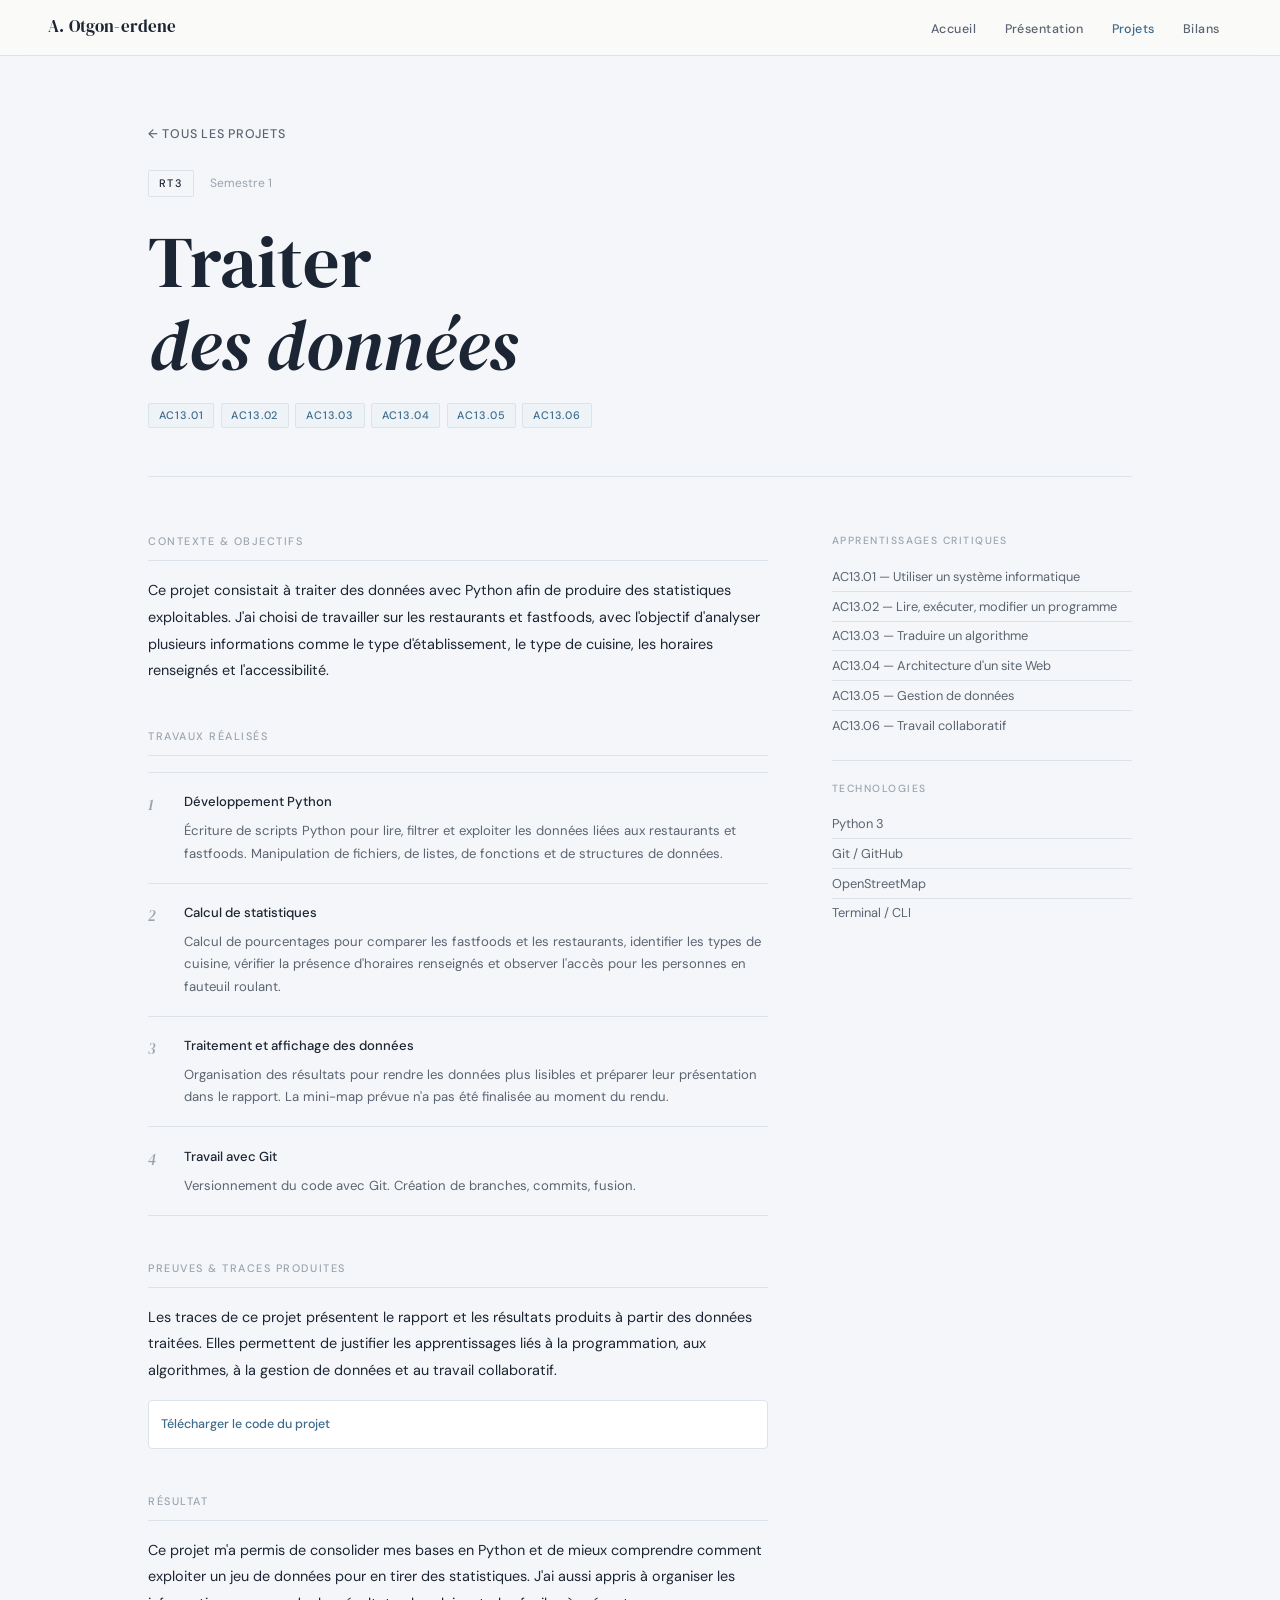
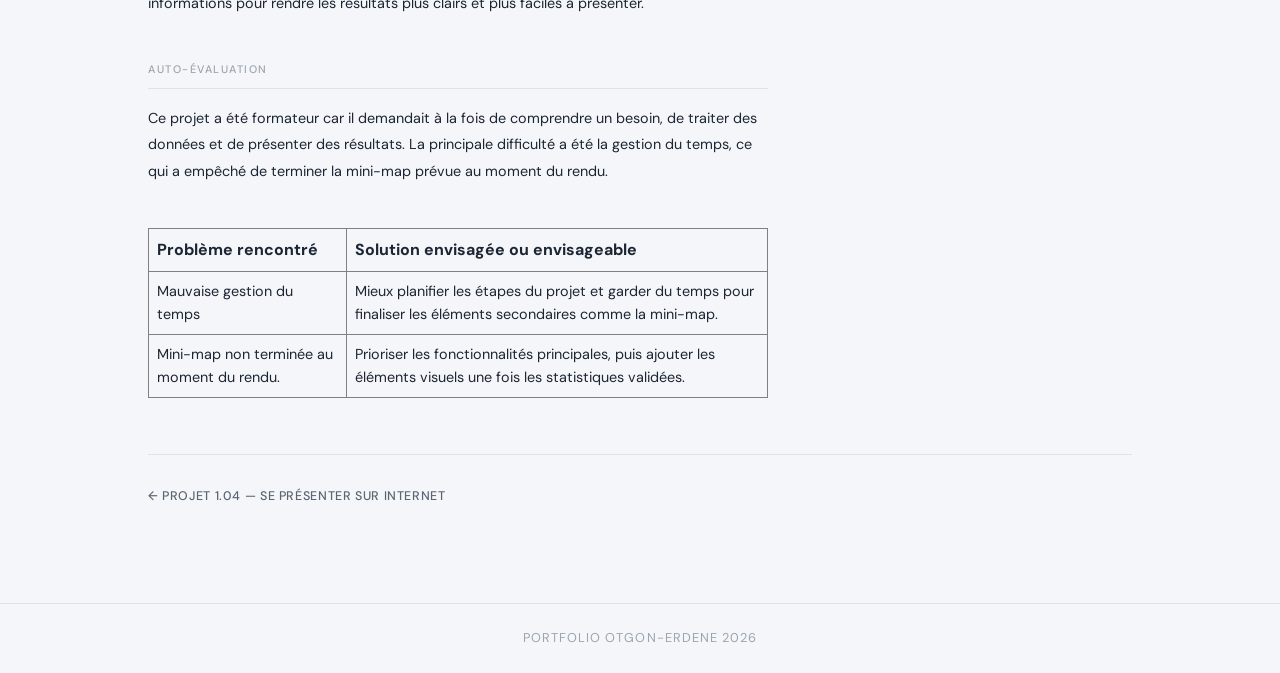
<file: sae-1-05.html>
<!DOCTYPE html>
<html lang="fr">
<head>
<meta charset="UTF-8">
<meta name="viewport" content="width=device-width, initial-scale=1.0">
<title>Projet 1.05 — Traiter des données — Portfolio BUT R&T</title>
<link rel="stylesheet" href="style.css">
</head>
<body class="pt">

<nav>
  <a class="nav-logo" href="index.html">A. Otgon-erdene</a>
  <ul class="nav-links">
    <li><a href="index.html">Accueil</a></li>
    <li><a href="index.html#presentation">Présentation</a></li>
    <li><a href="saes.html" class="active">Projets</a></li>
    <li><a href="Bilan.html">Bilans</a></li>
  </ul>
</nav>

<div class="wrap">

  <div class="detail-top">
    <a class="back" href="saes.html">← Tous les projets</a>
    <div class="detail-meta" style="margin-top:1.5rem">
      <span class="comp-chip">RT3</span>
      <span style="font-size:0.75rem;color:var(--light)">Semestre 1</span>
    </div>
    <h1>Traiter<br><em>des données</em></h1>
    <div class="tags" style="margin-top:1rem">
      <span class="tag">AC13.01</span>
      <span class="tag">AC13.02</span>
      <span class="tag">AC13.03</span>
      <span class="tag">AC13.04</span>
      <span class="tag">AC13.05</span>
      <span class="tag">AC13.06</span>
    </div>
  </div>

  <div class="detail-body">

    <div>

      <div class="d-section">
        <div class="d-label">Contexte &amp; objectifs</div>
        <div class="d-text">
          <p>
            Ce projet consistait à traiter des données avec Python afin de produire des
            statistiques exploitables. J'ai choisi de travailler sur les restaurants et
            fastfoods, avec l'objectif d'analyser plusieurs informations comme le type
            d'établissement, le type de cuisine, les horaires renseignés et l'accessibilité.
          </p>
        </div>
      </div>

      <div class="d-section">
        <div class="d-label">Travaux réalisés</div>
        <div class="d-text">

          <div class="task-item">
            <span class="task-n">1</span>
            <div class="task-content">
              <h5>Développement Python</h5>
              <p>Écriture de scripts Python pour lire, filtrer et exploiter les données
              liées aux restaurants et fastfoods. Manipulation de fichiers, de listes,
              de fonctions et de structures de données.</p>
            </div>
          </div>

          <div class="task-item">
            <span class="task-n">2</span>
            <div class="task-content">
              <h5>Calcul de statistiques</h5>
              <p>Calcul de pourcentages pour comparer les fastfoods et les restaurants,
              identifier les types de cuisine, vérifier la présence d'horaires renseignés
              et observer l'accès pour les personnes en fauteuil roulant.</p>
            </div>
          </div>

          <div class="task-item">
            <span class="task-n">3</span>
            <div class="task-content">
              <h5>Traitement et affichage des données</h5>
              <p>Organisation des résultats pour rendre les données plus lisibles et
              préparer leur présentation dans le rapport. La mini-map prévue n'a pas
              été finalisée au moment du rendu.</p>
            </div>
          </div>

          <div class="task-item">
            <span class="task-n">4</span>
            <div class="task-content">
              <h5>Travail avec Git</h5>
              <p>Versionnement du code avec Git. Création de branches, commits, fusion.
              </p>
            </div>
          </div>

        </div>
      </div>

      <div class="d-section">
        <div class="d-label">Preuves &amp; traces produites</div>
        <div class="d-text">
          <p>
            Les traces de ce projet présentent le rapport et les résultats produits
            à partir des données traitées. Elles permettent de justifier les apprentissages
            liés à la programmation, aux algorithmes, à la gestion de données et au travail
            collaboratif.
          </p>
          <div class="proof-grid">
            <a class="proof-card" href="pdf/sae15.pdf" download>
              <span>Télécharger le code du projet</span>
            </a>
          </div>
        </div>
      </div>

      <div class="d-section">
        <div class="d-label">Résultat</div>
        <div class="d-text">
          <p>
            Ce projet m'a permis de consolider mes bases en Python et de mieux comprendre
            comment exploiter un jeu de données pour en tirer des statistiques. J'ai aussi
            appris à organiser les informations pour rendre les résultats plus clairs et
            plus faciles à présenter.
          </p>
        </div>
      </div>

      <div class="d-section">
        <div class="d-label">Auto-évaluation</div>
        <div class="d-text">
          <p>
            Ce projet a été formateur car il demandait à la fois de comprendre un besoin,
            de traiter des données et de présenter des résultats. La principale difficulté
            a été la gestion du temps, ce qui a empêché de terminer la mini-map prévue au
            moment du rendu.
          </p>
        </div>
      </div>

      <table class="d-table" style="width:100%; border-collapse: collapse;" border="1">
        <thead>
          <tr>
            <th>Problème rencontré</th>
            <th>Solution envisagée ou envisageable</th>
          </tr>
        </thead>
        <tbody>
          <tr>
            <td style="padding: 8px;">Mauvaise gestion du temps</td>
            <td style="padding: 8px;">Mieux planifier les étapes du projet et garder du temps pour finaliser les éléments secondaires comme la mini-map.</td>
          </tr>
          <tr>
            <td style="padding: 8px;">Mini-map non terminée au moment du rendu.</td>
            <td style="padding: 8px;">Prioriser les fonctionnalités principales, puis ajouter les éléments visuels une fois les statistiques validées.</td>
          </tr>
        </tbody>
      </table>

    </div>

    <aside class="d-sidebar">

      <div class="sidebar-block">
        <div class="sidebar-label">Apprentissages critiques</div>
        <ul>
          <li>AC13.01 — Utiliser un système informatique</li>
          <li>AC13.02 — Lire, exécuter, modifier un programme</li>
          <li>AC13.03 — Traduire un algorithme</li>
          <li>AC13.04 — Architecture d'un site Web</li>
          <li>AC13.05 — Gestion de données</li>
          <li>AC13.06 — Travail collaboratif</li>
        </ul>
      </div>

      <div class="sidebar-block">
        <div class="sidebar-label">Technologies</div>
        <ul>
          <li>Python 3</li>
          <li>Git / GitHub</li>
          <li>OpenStreetMap</li>
          <li>Terminal / CLI</li>
        </ul>
      </div>

    </aside>

  </div>

  <div class="page-nav">
    <a href="sae-1-04.html">← Projet 1.04 — Se présenter sur Internet</a>
    <span></span>
  </div>

</div>

<footer class="site-footer">
  Portfolio Otgon-erdene 2026
</footer>

</body>
</html>
</file>
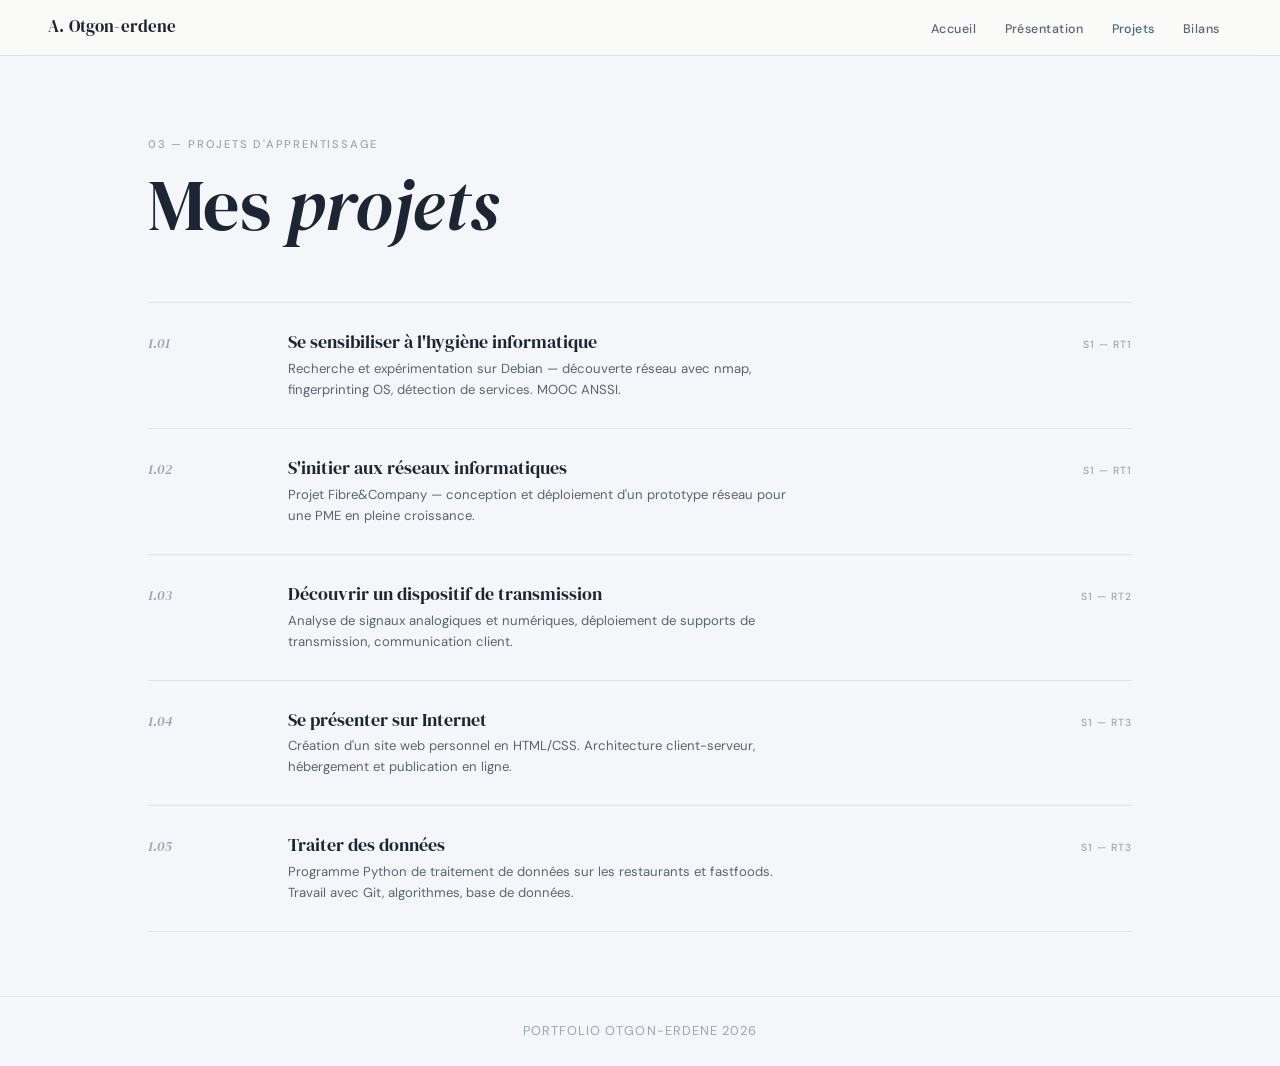
<file: saes.html>
<!DOCTYPE html>
<html lang="fr">
<head>
<meta charset="UTF-8">
<meta name="viewport" content="width=device-width, initial-scale=1.0">
<title>Projets — Portfolio BUT R&T</title>
<link rel="stylesheet" href="style.css">
</head>
<body class="pt">

<nav>
  <a class="nav-logo" href="index.html">A. Otgon-erdene</a>
  <ul class="nav-links">
    <li><a href="index.html">Accueil</a></li>
    <li><a href="index.html#presentation">Présentation</a></li>
    <li><a href="saes.html" class="active">Projets</a></li>
    <li><a href="Bilan.html">Bilans</a></li>
  </ul>
</nav>

<div class="wrap">

  <div class="saes-hero">
    <em-label>03 — Projets d'apprentissage</em-label>
    <h1>Mes <em>projets</em></h1>
  </div>

  <div class="saes-list">

    <a class="sae-row" href="sae-1-01.html">
      <div class="sae-num">1.01</div>
      <div class="sae-info">
        <h3>Se sensibiliser à l'hygiène informatique</h3>
        <p>Recherche et expérimentation sur Debian — découverte réseau avec nmap, fingerprinting OS, détection de services. MOOC ANSSI.</p>
      </div>
      <div class="sae-meta">
        <span class="sem-badge">S1 — RT1</span>
        <span class="sae-arrow">→</span>
      </div>
    </a>

    <a class="sae-row" href="sae-1-02.html">
      <div class="sae-num">1.02</div>
      <div class="sae-info">
        <h3>S'initier aux réseaux informatiques</h3>
        <p>Projet Fibre&amp;Company — conception et déploiement d'un prototype réseau pour une PME en pleine croissance.</p>
      </div>
      <div class="sae-meta">
        <span class="sem-badge">S1 — RT1</span>
        <span class="sae-arrow">→</span>
      </div>
    </a>

    <a class="sae-row" href="sae-1-03.html">
      <div class="sae-num">1.03</div>
      <div class="sae-info">
        <h3>Découvrir un dispositif de transmission</h3>
        <p>Analyse de signaux analogiques et numériques, déploiement de supports de transmission, communication client.</p>
      </div>
      <div class="sae-meta">
        <span class="sem-badge">S1 — RT2</span>
        <span class="sae-arrow">→</span>
      </div>
    </a>

    <a class="sae-row" href="sae-1-04.html">
      <div class="sae-num">1.04</div>
      <div class="sae-info">
        <h3>Se présenter sur Internet</h3>
        <p>Création d'un site web personnel en HTML/CSS. Architecture client-serveur, hébergement et publication en ligne.</p>
      </div>
      <div class="sae-meta">
        <span class="sem-badge">S1 — RT3</span>
        <span class="sae-arrow">→</span>
      </div>
    </a>

    <a class="sae-row" href="sae-1-05.html">
      <div class="sae-num">1.05</div>
      <div class="sae-info">
        <h3>Traiter des données</h3>
        <p>Programme Python de traitement de données sur les restaurants et fastfoods. Travail avec Git, algorithmes, base de données.</p>
      </div>
      <div class="sae-meta">
        <span class="sem-badge">S1 — RT3</span>
        <span class="sae-arrow">→</span>
      </div>
    </a>

  </div>

</div>

<footer class="site-footer">
  Portfolio Otgon-erdene 2026
</footer>

</body>
</html>
</file>
<file: style.css>
@import url('https://fonts.googleapis.com/css2?family=DM+Serif+Display:ital@0;1&family=DM+Sans:wght@300;400;500&display=swap');

/* ── RESET & BASE ── */
*, *::before, *::after { margin: 0; padding: 0; box-sizing: border-box; }
html { font-size: 16px; scroll-behavior: smooth; }

:root {
  --ink:      #1c2533;
  --mid:      #5a6472;
  --light:    #9ba5b0;
  --rule:     #dde3ea;
  --bg:       #f4f6f9;
  --white:    #ffffff;
  --accent:   #3d6b8c;
  --accent2:  #4e7c6f;
  --accent-bg:#edf3f7;
  --tag-bg:   #e8edf2;
}

body {
  font-family: 'DM Sans', sans-serif;
  background: var(--bg);
  color: var(--ink);
  line-height: 1.6;
  -webkit-font-smoothing: antialiased;
}

/* ── TYPOGRAPHY ── */
h1, h2, h3 { font-family: 'DM Serif Display', serif; font-weight: 400; line-height: 1.15; }
h1 { font-size: clamp(2.4rem, 6vw, 4.5rem); }
h2 { font-size: clamp(1.6rem, 4vw, 2.8rem); }
h3 { font-size: 1.2rem; }

em-label {
  display: block;
  font-family: 'DM Sans', sans-serif;
  font-size: 0.7rem;
  font-weight: 500;
  letter-spacing: 0.16em;
  text-transform: uppercase;
  color: var(--light);
  margin-bottom: 0.6rem;
}

/* ── NAV ── */
nav {
  position: fixed; top: 0; left: 0; right: 0; z-index: 100;
  background: rgba(250,250,248,0.92);
  backdrop-filter: blur(10px);
  border-bottom: 1px solid var(--rule);
  height: 56px;
  display: flex; align-items: center;
  padding: 0 3rem;
  justify-content: space-between;
}

.nav-logo {
  font-family: 'DM Serif Display', serif;
  font-size: 1.05rem;
  color: var(--ink);
  text-decoration: none;
  letter-spacing: 0.01em;
}

.nav-links { display: flex; gap: 0.25rem; list-style: none; }

.nav-links a {
  font-size: 0.78rem;
  font-weight: 500;
  letter-spacing: 0.04em;
  color: var(--mid);
  text-decoration: none;
  padding: 0.35rem 0.75rem;
  border-radius: 4px;
  transition: color 0.15s, background 0.15s;
}

.nav-links a:hover { color: var(--ink); background: var(--accent-bg); }
.nav-links a.active { color: var(--accent); font-weight: 500; }

/* ── WRAPPER ── */
.wrap { max-width: 1080px; margin: 0 auto; padding: 0 3rem; }

/* ── PAGE TOP ── */
.pt { padding-top: 56px; }

/* ── RULE ── */
hr.rule { border: none; border-top: 1px solid var(--rule); margin: 0; }

/* ── BUTTONS ── */
.btn {
  display: inline-block;
  font-family: 'DM Sans', sans-serif;
  font-size: 0.78rem;
  font-weight: 500;
  letter-spacing: 0.06em;
  text-transform: uppercase;
  text-decoration: none;
  padding: 0.6rem 1.4rem;
  border-radius: 3px;
  border: 1px solid transparent;
  cursor: pointer;
  transition: all 0.15s;
}

.btn-small {
  padding: 0.4rem 0.9rem;
  font-size: 0.72rem;
  letter-spacing: 0.05em;
}

.btn-dark { background: var(--accent); color: #fff; border-color: var(--accent); }
.btn-dark:hover { background: #2f5370; border-color: #2f5370; }
.btn-outline { background: transparent; color: var(--accent); border-color: var(--accent); }
.btn-outline:hover { background: var(--accent); color: #fff; }

/* ── TAGS ── */
.tags { display: flex; flex-wrap: wrap; gap: 0.4rem; }
.tag {
  font-size: 0.68rem;
  font-weight: 500;
  letter-spacing: 0.08em;
  text-transform: uppercase;
  padding: 0.2rem 0.6rem;
  border: 1px solid var(--rule);
  border-radius: 2px;
  color: var(--accent);
  background: var(--accent-bg);
}

/* ── BACK LINK ── */
.back {
  display: inline-flex; align-items: center; gap: 0.5rem;
  font-size: 0.78rem;
  font-weight: 500;
  letter-spacing: 0.06em;
  text-transform: uppercase;
  color: var(--mid);
  text-decoration: none;
  transition: color 0.15s;
}
.back:hover { color: var(--accent); }

/* ══════════════════════════════
   INDEX — HERO
══════════════════════════════ */
.hero-section {
  padding: 6rem 0 5rem;
  display: grid;
  grid-template-columns: 1fr 340px;
  gap: 4rem;
  align-items: end;
  border-bottom: 1px solid var(--rule);
}

.hero-section .label { margin-bottom: 1.5rem; }
.hero-section h1 { margin-bottom: 1.5rem; }
.hero-italic { font-style: italic; color: var(--accent); }

.hero-desc {
  font-size: 0.95rem;
  color: var(--mid);
  line-height: 1.8;
  max-width: 480px;
  margin-bottom: 2rem;
}

.hero-actions { display: flex; gap: 0.75rem; }

.hero-right {
  border-left: 1px solid var(--rule);
  padding-left: 3rem;
  padding-bottom: 0.5rem;
}

.profile-frame {
  width: 160px;
  height: 160px;
  margin: 0 auto 1.5rem;
  border: 1px solid var(--rule);
  border-radius: 50%;
  padding: 0.35rem;
  background: var(--white);
}

.profile-frame img {
  display: block;
  width: 100%;
  height: 100%;
  object-fit: cover;
  border-radius: 50%;
}

.info-table { width: 100%; border-collapse: collapse; }
.info-table tr { border-bottom: 1px solid var(--rule); }
.info-table tr:first-child { border-top: 1px solid var(--rule); }
.info-table td {
  padding: 0.75rem 0;
  font-size: 0.82rem;
  vertical-align: top;
}
.info-table td:first-child {
  color: var(--light);
  font-size: 0.68rem;
  font-weight: 500;
  letter-spacing: 0.1em;
  text-transform: uppercase;
  width: 40%;
  padding-top: 0.85rem;
}
.info-table td:last-child { color: var(--ink); font-weight: 500; }

/* ══════════════════════════════
   INDEX — PRÉSENTATION
══════════════════════════════ */
.pres-section {
  padding: 5rem 0;
  border-bottom: 1px solid var(--rule);
  display: grid;
  grid-template-columns: 240px 1fr;
  gap: 4rem;
  align-items: start;
}

.pres-sidebar h2 { font-size: 1.6rem; line-height: 1.2; }
.pres-sidebar .num {
  font-size: 0.68rem; font-weight: 500; letter-spacing: 0.14em;
  text-transform: uppercase; color: var(--light); display: block; margin-bottom: 0.5rem;
}

.pres-content { display: grid; grid-template-columns: 1fr 1fr; gap: 2.5rem; }

.pres-block h4 {
  font-family: 'DM Sans', sans-serif;
  font-size: 0.68rem;
  font-weight: 500;
  letter-spacing: 0.14em;
  text-transform: uppercase;
  color: var(--light);
  margin-bottom: 0.75rem;
  padding-bottom: 0.6rem;
  border-bottom: 1px solid var(--rule);
}

.pres-block p, .pres-block a {
  font-size: 0.88rem;
  color: var(--mid);
  line-height: 1.75;
}

.pres-block a { color: var(--ink); font-weight: 500; text-decoration: none; display: block; }
.pres-block a:hover { text-decoration: underline; }

.pres-block .skill-tags { margin-top: 0.5rem; }

/* ══════════════════════════════
   INDEX — BILAN
══════════════════════════════ */
.bilan-section {
  padding: 5rem 0;
}

.section-head {
  display: grid;
  grid-template-columns: 240px 1fr;
  gap: 4rem;
  margin-bottom: 3rem;
}

.section-head h2 { font-size: 1.6rem; }
.section-head .num { font-size: 0.68rem; font-weight: 500; letter-spacing: 0.14em; text-transform: uppercase; color: var(--light); display: block; margin-bottom: 0.5rem; }
.section-head p { font-size: 0.88rem; color: var(--mid); line-height: 1.7; padding-top: 0.2rem; }

.comp-table { width: 100%; border-collapse: collapse; }
.comp-table th {
  font-family: 'DM Sans', sans-serif;
  font-size: 0.65rem;
  font-weight: 500;
  letter-spacing: 0.14em;
  text-transform: uppercase;
  color: var(--light);
  text-align: left;
  padding: 0 0 0.75rem;
  border-bottom: 1px solid var(--rule);
}
.comp-table td {
  padding: 1.25rem 1.25rem 1.25rem 0;
  border-bottom: 1px solid var(--rule);
  vertical-align: top;
  font-size: 0.84rem;
}
.comp-table td:first-child {
  font-family: 'DM Serif Display', serif;
  font-size: 1rem;
  color: var(--ink);
  white-space: nowrap;
  padding-right: 2rem;
}
.comp-table td.comp-title { font-weight: 400; color: var(--ink); }
.comp-table td.comp-ac { color: var(--mid); line-height: 1.9; }
.comp-table td.comp-ac span { display: block; font-size: 0.78rem; }

/* ══════════════════════════════
   SAES LIST PAGE
══════════════════════════════ */
.saes-hero {
  padding: 5rem 0 3.5rem;
  border-bottom: 1px solid var(--rule);
}

.saes-hero .label { margin-bottom: 1rem; }

.saes-list { padding: 0; }

.sae-row {
  display: grid;
  grid-template-columns: 100px 1fr auto;
  gap: 0 2.5rem;
  align-items: baseline;
  padding: 1.75rem 0;
  border-bottom: 1px solid var(--rule);
  text-decoration: none;
  color: inherit;
  transition: background 0.12s;
}

.sae-row:hover { background: var(--accent-bg); }
.sae-row:hover .sae-arrow { opacity: 1; transform: translateX(0); }
.sae-row:hover .sae-info h3 { color: var(--accent); }

.sae-num {
  font-family: 'DM Serif Display', serif;
  font-size: 0.9rem;
  color: var(--light);
  font-style: italic;
}

.sae-info h3 {
  font-family: 'DM Serif Display', serif;
  font-size: 1.15rem;
  font-weight: 400;
  margin-bottom: 0.35rem;
  color: var(--ink);
  transition: color 0.15s;
}

.sae-info p {
  font-size: 0.82rem;
  color: var(--mid);
  line-height: 1.6;
  max-width: 520px;
}

.sae-meta {
  display: flex; flex-direction: column; align-items: flex-end; gap: 0.4rem;
}

.sae-arrow {
  font-size: 1rem;
  color: var(--ink);
  opacity: 0;
  transform: translateX(-6px);
  transition: opacity 0.15s, transform 0.15s;
}

.sem-badge {
  font-size: 0.65rem;
  font-weight: 500;
  letter-spacing: 0.1em;
  text-transform: uppercase;
  color: var(--light);
}

.comp-dot {
  display: inline-block;
  width: 7px; height: 7px;
  border-radius: 50%;
  margin-right: 0.3rem;
}

/* ══════════════════════════════
   SAÉ DETAIL PAGE
══════════════════════════════ */
.detail-top {
  padding: 4rem 0 3rem;
  border-bottom: 1px solid var(--rule);
}

.detail-meta {
  display: flex; align-items: center; gap: 1rem; margin-bottom: 1.5rem;
}

.detail-meta .comp-chip {
  font-size: 0.68rem;
  font-weight: 500;
  letter-spacing: 0.1em;
  text-transform: uppercase;
  padding: 0.25rem 0.65rem;
  border: 1px solid var(--rule);
  border-radius: 2px;
}

.detail-top h1 { margin-bottom: 1rem; }
.detail-top .tags { margin-top: 0.5rem; }

.detail-body {
  padding: 3.5rem 0;
  display: grid;
  grid-template-columns: 1fr 300px;
  gap: 4rem;
  align-items: start;
}

.d-section { margin-bottom: 2.75rem; }

.d-section:last-child { margin-bottom: 0; }

.d-label {
  font-size: 0.68rem;
  font-weight: 500;
  letter-spacing: 0.14em;
  text-transform: uppercase;
  color: var(--light);
  margin-bottom: 1rem;
  padding-bottom: 0.6rem;
  border-bottom: 1px solid var(--rule);
}

.d-text {
  font-size: 0.9rem;
  color: var(--ink);
  line-height: 1.85;
}

.d-table {
  width: 100%;
  border-collapse: collapse;
  margin-top: 0.75rem;
}

.d-table th {
  padding: 8px; 
  text-align: left;
}

.d-table td {
  padding: 8px; 
  font-size: 0.9rem;
}

.d-text p { margin-bottom: 0.75rem; }
.d-text p:last-child { margin-bottom: 0; }

.task-item {
  padding: 1.1rem 0;
  border-bottom: 1px solid var(--rule);
  display: grid;
  grid-template-columns: 1.5rem 1fr;
  gap: 0.75rem;
  align-items: start;
}
.task-item:first-child { border-top: 1px solid var(--rule); }

.task-n {
  font-family: 'DM Serif Display', serif;
  font-style: italic;
  font-size: 0.95rem;
  color: var(--light);
  padding-top: 0.05rem;
}

.task-content h5 {
  font-family: 'DM Sans', sans-serif;
  font-size: 0.82rem;
  font-weight: 500;
  color: var(--ink);
  margin-bottom: 0.35rem;
}

.task-content p {
  font-size: 0.82rem;
  color: var(--mid);
  line-height: 1.7;
}

code {
  font-family: 'Courier New', monospace;
  font-size: 0.8rem;
  background: #7e7e3c;
  padding: 0.1rem 0.4rem;
  border-radius: 3px;
  color: var(--ink);
}

/* Sidebar detail */
.d-sidebar { position: sticky; top: 80px; }

.sidebar-block {
  border-top: 1px solid var(--rule);
  padding: 1.25rem 0;
}

.sidebar-block:first-child { border-top: none; padding-top: 0; }

.sidebar-label {
  font-size: 0.65rem;
  font-weight: 500;
  letter-spacing: 0.14em;
  text-transform: uppercase;
  color: var(--light);
  margin-bottom: 0.75rem;
}

.sidebar-block ul { list-style: none; }
.sidebar-block ul li {
  font-size: 0.8rem;
  color: var(--mid);
  padding: 0.3rem 0;
  border-bottom: 1px solid var(--rule);
  line-height: 1.5;
}
.sidebar-block ul li:last-child { border-bottom: none; }

/* Infra blocks */
.infra-grid { display: grid; grid-template-columns: 1fr 1fr; gap: 1rem; margin-top: 0.5rem; }

.infra-card {
  border: 1px solid var(--rule);
  border-radius: 4px;
  padding: 1rem;
  background: var(--white);
}

.infra-card h5 {
  font-family: 'DM Sans', sans-serif;
  font-size: 0.68rem;
  font-weight: 500;
  letter-spacing: 0.12em;
  text-transform: uppercase;
  color: var(--light);
  margin-bottom: 0.6rem;
  padding-bottom: 0.5rem;
  border-bottom: 1px solid var(--rule);
}

.infra-card ul { list-style: none; }
.infra-card ul li {
  font-size: 0.8rem;
  color: var(--mid);
  padding: 0.2rem 0;
  line-height: 1.5;
}

/* Priority list */
.prio-list { list-style: none; }
.prio-list li {
  display: flex; align-items: flex-start; gap: 0.7rem;
  font-size: 0.84rem;
  color: var(--ink);
  padding: 0.65rem 0;
  border-bottom: 1px solid var(--rule);
  line-height: 1.5;
}
.prio-list li:first-child { border-top: 1px solid var(--rule); }

.prio-dot {
  width: 6px; height: 6px; border-radius: 50%;
  flex-shrink: 0; margin-top: 0.45rem;
}
.prio-h { background: #0f0f0e; }
.prio-m { background: #9ca3af; }
.prio-l { background: #d1d5db; }

/* Group badge */
.group-badge {
  display: inline-flex; align-items: center; gap: 0.45rem;
  font-size: 0.78rem;
  color: var(--mid);
  border: 1px solid var(--rule);
  border-radius: 3px;
  padding: 0.35rem 0.75rem;
  margin-bottom: 1.25rem;
  background: var(--white);
}

/* MOOC badge */
.mooc-badge {
  display: inline-flex; align-items: center; gap: 0.45rem;
  font-size: 0.78rem;
  font-weight: 500;
  color: var(--ink);
  border: 1px solid var(--ink);
  border-radius: 3px;
  padding: 0.35rem 0.75rem;
  margin-bottom: 1rem;
  background: var(--white);
}

/* Prev/next */
.page-nav {
  border-top: 1px solid var(--rule);
  padding: 2rem 0;
  display: flex; justify-content: space-between;
}
.page-nav a {
  font-size: 0.78rem;
  font-weight: 500;
  letter-spacing: 0.05em;
  text-transform: uppercase;
  color: var(--mid);
  text-decoration: none;
  transition: color 0.15s;
}
.page-nav a:hover { color: var(--ink); }

/* Image zone */
.img-placeholder {
  border: 1px dashed var(--rule);
  border-radius: 4px;
  padding: 2.5rem;
  text-align: center;
  color: var(--light);
  font-size: 0.78rem;
  line-height: 1.7;
  margin-top: 1rem;
}

.proof-grid {
  display: grid;
  grid-template-columns: repeat(auto-fit, minmax(180px, 1fr));
  gap: 1rem;
  margin-top: 1rem;
}

.proof-card {
  display: block;
  border: 1px solid var(--rule);
  border-radius: 4px;
  background: var(--white);
  color: inherit;
  text-decoration: none;
  overflow: hidden;
  transition: border-color 0.15s, transform 0.15s;
}

.proof-card:hover {
  border-color: var(--accent);
  transform: translateY(-2px);
}

.proof-card img {
  display: block;
  width: 100%;
  aspect-ratio: 4 / 3;
  object-fit: cover;
  border-bottom: 1px solid var(--rule);
}

.proof-card span {
  display: block;
  padding: 0.75rem;
  font-size: 0.78rem;
  font-weight: 500;
  color: var(--accent);
}

.proof-note {
  font-size: 0.78rem;
  color: var(--light);
  margin-top: 0.75rem;
}

.site-footer {
  margin-top: 4rem;
  padding: 1.5rem;
  border-top: 1px solid var(--rule);
  color: var(--light);
  font-size: 0.8rem;
  letter-spacing: 0.08em;
  text-align: center;
  text-transform: uppercase;
}

 /* Style the Image Used to Trigger the Modal */
.gallery-img {
  border-radius: 5px;
  cursor: pointer;
  transition: 0.3s;
}

.gallery-img:hover {
  opacity: 0.7;
}

/* The Modal (background) */
.modal {
  display: none; /* Hidden by default */
  position: fixed; /* Stay in place */
  z-index: 1; /* Sit on top */
  padding-top: 100px; /* Location of the box */
  left: 0;
  top: 0;
  width: 100%; /* Full width */
  height: 100%; /* Full height */
  overflow: auto; /* Enable scroll if needed */
  background-color: rgb(0,0,0); /* Fallback color */
  background-color: rgba(0,0,0,0.9); /* Black w/ opacity */
}

/* Modal Content (Image) */
.modal-content {
  margin: auto;
  display: block;
  width: 80%;
  max-width: 700px;
}

/* Caption of Modal Image (Image Text) - Same Width as the Image */
#caption {
  margin: auto;
  display: block;
  width: 80%;
  max-width: 700px;
  text-align: center;
  color: #ccc;
  padding: 10px 0;
  height: 150px;
}

/* Add Animation - Zoom in the Modal */
.modal-content, #caption {
  animation-name: zoom;
  animation-duration: 0.6s;
}

@keyframes zoom {
  from {transform:scale(0)}
  to {transform:scale(1)}
}

/* The Close Button */
.close {
  position: absolute;
  top: 50px;
  right: 35px;
  color: #f1f1f1;
  font-size: 40px;
  font-weight: bold;
  transition: 0.3s;
}

.close:hover,
.close:focus {
  color: #bbb;
  text-decoration: none;
  cursor: pointer;
}

/* 100% Image Width on Smaller Screens */
@media only screen and (max-width: 700px){
  .modal-content {
    width: 100%;
  }
} 

















/* ── RESPONSIVE ── */
@media (max-width: 768px) {
  .wrap { padding: 0 1.25rem; }
  nav { padding: 0 1.25rem; }
  .nav-links a { padding: 0.3rem 0.5rem; font-size: 0.72rem; }
  .hero-section { grid-template-columns: 1fr; gap: 2.5rem; }
  .hero-right { border-left: none; border-top: 1px solid var(--rule); padding-left: 0; padding-top: 2rem; }
  .pres-section { grid-template-columns: 1fr; gap: 1.5rem; }
  .pres-content { grid-template-columns: 1fr; gap: 1.5rem; }
  .section-head { grid-template-columns: 1fr; gap: 0.75rem; }
  .detail-body { grid-template-columns: 1fr; }
  .d-sidebar { position: static; }
  .sae-row { grid-template-columns: 60px 1fr; }
  .sae-meta { display: none; }
  .infra-grid { grid-template-columns: 1fr; }
}
</file>
